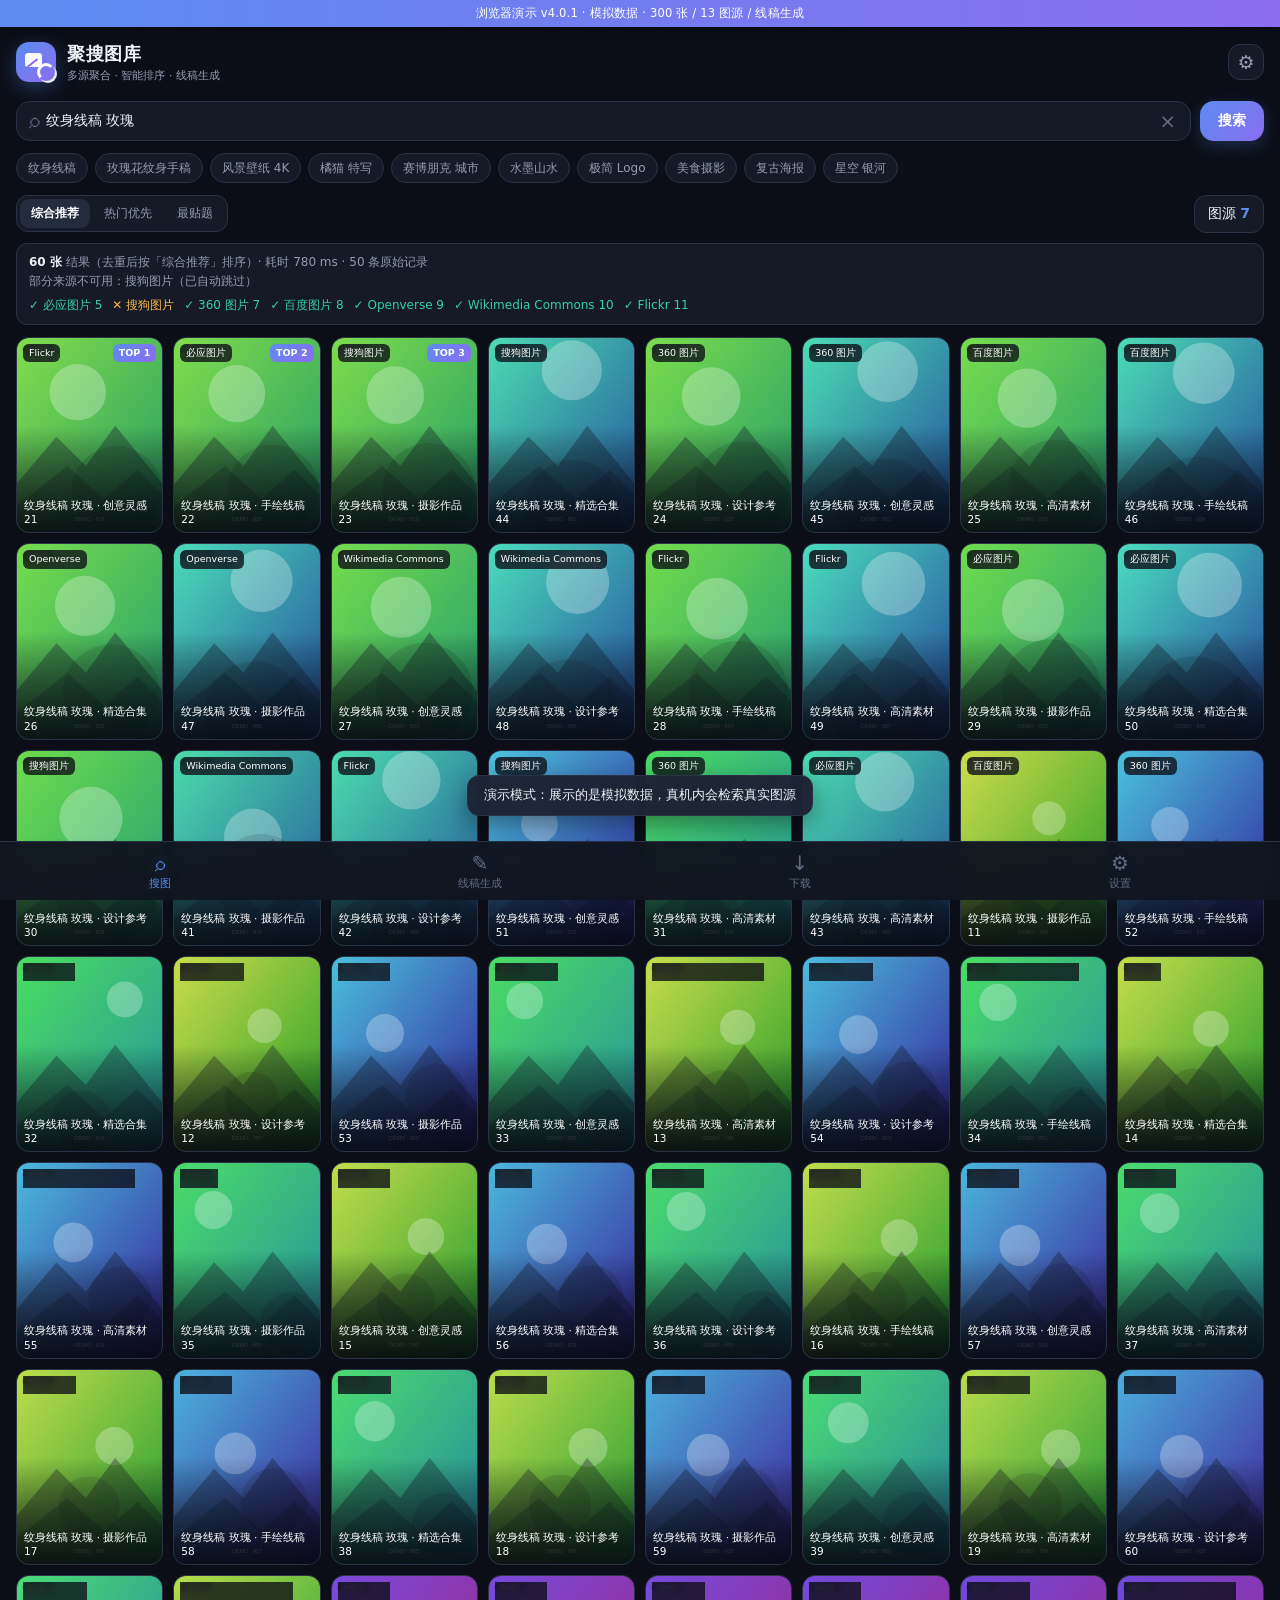
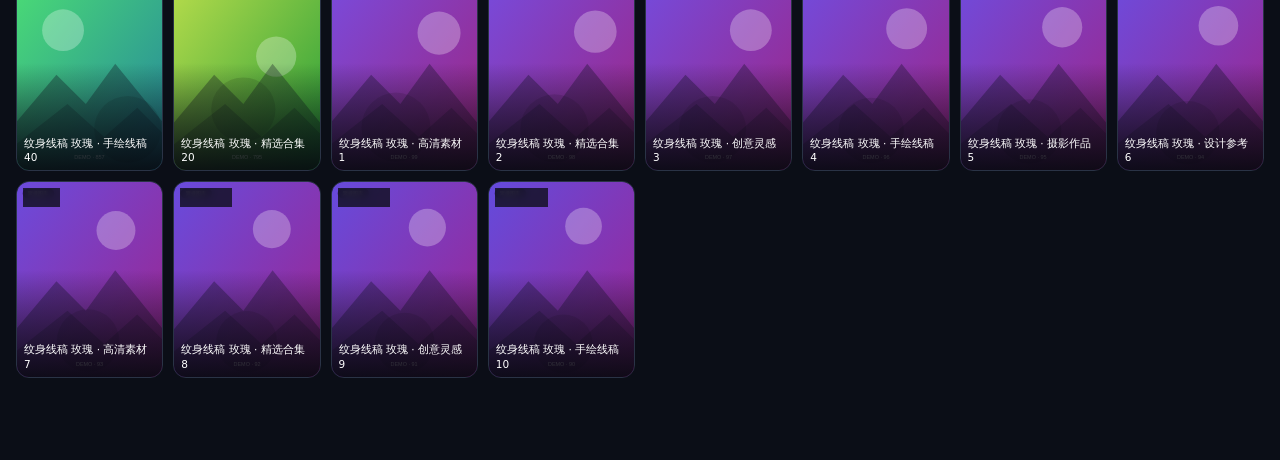
<file: preview.html>
<!DOCTYPE html>
<html lang="zh-CN">
<head>
<meta charset="utf-8">
<meta name="viewport" content="width=device-width, initial-scale=1, maximum-scale=1, user-scalable=no, viewport-fit=cover">
<meta name="theme-color" content="#0A0D14">
<title>聚搜图库 · 多源图片聚合搜索</title>
<style>
/* ============================================================
 * 聚搜图库 v4.0.1 · 统一视觉体系
 * 配色：深空蓝底 + 蓝紫渐变强调，搜索与工具页风格统一
 * ============================================================ */
:root{
  --bg:#0B0E17; --surface:#151A26; --surface2:#1D2433; --surface3:#232B3C; --line:#2A3346;
  --text:#EEF1F7; --muted:#939CB0; --dim:#626C82;
  --accent:#5B8DEF; --accent2:#8B6CF0; --ok:#35D0A5; --warn:#F5B94A;
  --grad:linear-gradient(135deg,#5B8DEF 0%,#8B6CF0 100%);
  --grad-soft:linear-gradient(135deg,rgba(91,141,239,.16),rgba(139,108,240,.16));
  --safe-b:env(safe-area-inset-bottom,0px);
  --safe-t:env(safe-area-inset-top,0px);
}
*{box-sizing:border-box;-webkit-tap-highlight-color:transparent}
html,body{margin:0;padding:0;height:100%;background:var(--bg);color:var(--text)}
body{font-family:system-ui,-apple-system,"PingFang SC","Microsoft YaHei",sans-serif;
  font-size:14px;line-height:1.5;overscroll-behavior-y:contain}
button,input,select{font-family:inherit;font-size:inherit;color:inherit}
button{cursor:pointer;border:0;background:none}
.hidden{display:none !important}
img{display:block;max-width:100%}

#app{min-height:100%;padding-bottom:calc(70px + var(--safe-b))}

/* ---------- 顶栏 ---------- */
.topbar{display:flex;align-items:center;justify-content:space-between;
  padding:calc(14px + var(--safe-t)) 16px 10px;gap:12px}
.brand{display:flex;align-items:center;gap:11px;min-width:0}
.logo{width:40px;height:40px;border-radius:13px;background:var(--grad);position:relative;flex:none;
  box-shadow:0 6px 20px rgba(91,141,239,.32)}
.logo:before{content:"";position:absolute;left:9px;top:11px;width:17px;height:14px;border-radius:3px;
  background:rgba(255,255,255,.96)}
.logo:after{content:"";position:absolute;left:21px;top:21px;width:12px;height:12px;border-radius:50%;
  border:3px solid #fff;border-right-color:transparent;border-bottom-color:transparent;
  box-shadow:2px 2px 0 0 rgba(255,255,255,.9)}
.logo span{position:absolute;left:10px;top:20px;width:13px;height:2px;background:var(--accent2);transform:rotate(-38deg)}
.brand-text h1{margin:0;font-size:18px;font-weight:700;letter-spacing:.5px}
.brand-text p{margin:1px 0 0;font-size:11px;color:var(--muted)}
.icon-btn{width:36px;height:36px;border-radius:12px;background:var(--surface);color:var(--muted);
  font-size:19px;line-height:1;display:grid;place-items:center;flex:none;border:1px solid var(--line)}
.icon-btn:active{background:var(--surface2)}

/* ---------- 搜索 ---------- */
.searchbar{display:flex;gap:9px;padding:6px 16px 4px}
.input-wrap{flex:1;display:flex;align-items:center;background:var(--surface);border:1px solid var(--line);
  border-radius:14px;padding:0 10px 0 12px;min-width:0;transition:border-color .2s}
.input-wrap:focus-within{border-color:var(--accent)}
.search-ico{color:var(--dim);font-size:21px;margin-right:6px}
.input-wrap input{flex:1;min-width:0;background:none;border:0;outline:none;padding:11px 0;font-size:14px}
.input-wrap input::placeholder{color:var(--dim)}
.clear{color:var(--dim);font-size:20px;padding:0 4px;line-height:1}
.btn-primary{background:var(--grad);color:#fff;font-weight:600;border-radius:14px;padding:0 18px;
  white-space:nowrap;box-shadow:0 5px 16px rgba(91,141,239,.24)}
.btn-primary:active{opacity:.85;transform:translateY(1px)}
.btn-ghost{background:var(--surface);border:1px solid var(--line);color:var(--text);
  border-radius:12px;padding:9px 13px;white-space:nowrap}
.btn-ghost:active{background:var(--surface2)}
.btn-outline{background:transparent;border:1px solid var(--accent);color:var(--accent);
  border-radius:12px;padding:11px 16px}
.btn-outline:active{background:var(--grad-soft)}
.btn-primary.wide,.btn-outline.wide,.btn-ghost.wide{width:100%;padding:12px 16px}
.btn-ghost.small{padding:6px 11px;font-size:12px}
.btn-primary:disabled,.btn-ghost:disabled{opacity:.4;cursor:default}

.hotwords{display:flex;gap:7px;overflow-x:auto;padding:8px 16px 2px;scrollbar-width:none}
.hotwords::-webkit-scrollbar{display:none}
.hotwords span{flex:none;background:var(--surface);border:1px solid var(--line);color:var(--muted);
  padding:5px 11px;border-radius:20px;font-size:12px}
.hotwords span:active{color:var(--text);border-color:var(--accent)}

.filter-row{display:flex;align-items:center;justify-content:space-between;gap:8px;padding:10px 16px 8px}
.sort-tabs{display:flex;gap:3px;background:var(--surface);border:1px solid var(--line);
  border-radius:12px;padding:3px;min-width:0;overflow-x:auto;scrollbar-width:none}
.sort-tabs::-webkit-scrollbar{display:none}
.sort-tabs button{padding:6px 11px;border-radius:9px;color:var(--muted);font-size:12px;white-space:nowrap}
.sort-tabs button.active{background:var(--surface3);color:#fff;font-weight:600}
#srcCount{color:var(--accent);font-weight:700}

.status{margin:2px 16px 8px;padding:9px 12px;border-radius:11px;background:var(--surface);
  border:1px solid var(--line);font-size:12px;color:var(--muted);line-height:1.6}
.status b{color:var(--text)}
.status .ok{color:var(--ok)}.status .bad{color:var(--warn)}
.status .stat-line{display:flex;flex-wrap:wrap;gap:5px 10px;margin-top:5px}

/* ---------- 网格 ---------- */
.grid{display:grid;grid-template-columns:repeat(auto-fill,minmax(104px,1fr));gap:8px;padding:4px 16px 12px}
@media(min-width:520px){.grid{grid-template-columns:repeat(auto-fill,minmax(140px,1fr));gap:10px}}
.card{position:relative;background:var(--surface);border-radius:13px;overflow:hidden;aspect-ratio:3/4;
  border:1px solid var(--line);cursor:pointer}
.card img{width:100%;height:100%;object-fit:cover;background:var(--surface2)}
.card .shade{position:absolute;inset:auto 0 0 0;height:55%;
  background:linear-gradient(transparent,rgba(6,8,14,.88));pointer-events:none}
.card .cap{position:absolute;left:7px;right:7px;bottom:6px;font-size:10.5px;line-height:1.35;
  color:#fff;display:-webkit-box;-webkit-line-clamp:2;-webkit-box-orient:vertical;overflow:hidden}
.card .src{position:absolute;left:6px;top:6px;background:rgba(12,14,22,.78);backdrop-filter:blur(4px);
  border-radius:6px;padding:2px 6px;font-size:9.5px;color:#fff}
.card .rank{position:absolute;right:6px;top:6px;background:var(--grad);border-radius:6px;
  padding:2px 6px;font-size:9.5px;color:#fff;font-weight:700}
.card .fallback{position:absolute;inset:0;display:grid;place-items:center;color:var(--dim);font-size:11px;text-align:center;padding:4px}
.card:active{transform:scale(.985)}

.loading{text-align:center;padding:52px 20px;color:var(--muted)}
.loading p{margin:12px 0 0}.loading .sub{font-size:11px;color:var(--dim);margin-top:4px}
.spinner{width:34px;height:34px;border-radius:50%;border:3px solid var(--line);
  border-top-color:var(--accent);animation:spin .8s linear infinite;margin:0 auto}
@keyframes spin{to{transform:rotate(360deg)}}
.empty{text-align:center;padding:56px 24px;color:var(--muted)}
.empty-art{font-size:46px;margin-bottom:12px;filter:grayscale(.2)}
.empty h2{font-size:17px;color:var(--text);margin:0 0 8px}
.empty h3{font-size:15px;color:var(--text);margin:0 0 6px}
.empty p{font-size:12.5px;line-height:1.7;margin:0;color:var(--dim)}
.empty.small{padding:44px 20px}

/* ---------- 底部导航（4 项） ---------- */
.tabbar{position:fixed;left:0;right:0;bottom:0;z-index:30;display:flex;
  background:rgba(17,21,32,.96);backdrop-filter:blur(14px);border-top:1px solid var(--line);
  padding-bottom:var(--safe-b)}
.tabbar button{flex:1;padding:10px 0 9px;display:flex;flex-direction:column;align-items:center;gap:3px;
  color:var(--dim);font-size:10.5px;transition:color .18s}
.tabbar button i{font-style:normal;font-size:20px;line-height:1.1}
.tabbar button.active{color:var(--accent)}
.tabbar button.active i{filter:drop-shadow(0 0 8px rgba(91,141,239,.5))}

/* ---------- 子页面 ---------- */
.page{position:fixed;inset:0;z-index:20;background:var(--bg);overflow-y:auto;
  padding:calc(16px + var(--safe-t)) 16px calc(84px + var(--safe-b));overscroll-behavior:contain}
.page-head{margin-bottom:16px}
.page-head h2{margin:0;font-size:21px;font-weight:700;
  background:var(--grad);-webkit-background-clip:text;background-clip:text;-webkit-text-fill-color:transparent}
.page-head p{margin:5px 0 0;font-size:12px;color:var(--muted);line-height:1.6}
.panel{background:var(--surface);border:1px solid var(--line);border-radius:16px;
  margin-bottom:14px;overflow:hidden}
.panel-title{padding:13px 15px;font-weight:600;font-size:13.5px;border-bottom:1px solid var(--line);
  display:flex;justify-content:space-between;align-items:center}
.panel-title span{font-size:11px;color:var(--muted);font-weight:400}
.panel-title .optional{background:var(--surface2);border-radius:5px;padding:1px 6px}
.panel-body{padding:14px 15px}
.field{margin-bottom:16px}
.field:last-child{margin-bottom:0}
.field>label{display:block;font-size:12.5px;color:var(--muted);margin-bottom:8px}
.field>label b{color:var(--accent);font-weight:700}
.field small{display:block;color:var(--dim);font-size:11px;margin-top:6px;line-height:1.5}
.field.row{display:flex;align-items:center;justify-content:space-between}
.field.row>label{margin:0}
.field-note{display:block;color:var(--dim);font-size:11px;margin:-8px 0 14px;line-height:1.5}
.field input[type=text],.field input[type=password],.field select{width:100%;background:var(--bg);
  border:1px solid var(--line);border-radius:10px;padding:10px 11px;outline:none;font-size:13px}
.field input:focus,.field select:focus{border-color:var(--accent)}
.field select{appearance:none}
input[type=range]{width:100%;height:5px;border-radius:5px;background:var(--line);appearance:none;outline:none;margin:6px 0}
input[type=range]::-webkit-slider-thumb{appearance:none;width:19px;height:19px;border-radius:50%;
  background:var(--grad);box-shadow:0 0 0 4px rgba(91,141,239,.18),0 2px 6px rgba(0,0,0,.4);border:2px solid #fff}
.seg{display:flex;gap:4px;background:var(--bg);border:1px solid var(--line);border-radius:10px;padding:3px}
.seg button{flex:1;padding:8px;border-radius:8px;color:var(--muted);font-size:12.5px}
.seg button.active{background:var(--grad);color:#fff;font-weight:600}
.switch{position:relative;width:44px;height:25px;flex:none}
.switch input{opacity:0;width:0;height:0;position:absolute}
.switch span{position:absolute;inset:0;background:var(--line);border-radius:20px;transition:.2s}
.switch span:before{content:"";position:absolute;width:19px;height:19px;left:3px;top:3px;
  background:#fff;border-radius:50%;transition:.2s}
.switch input:checked+span{background:var(--grad)}
.switch input:checked+span:before{transform:translateX(19px)}
.note{font-size:11.5px;color:var(--dim);line-height:1.65;margin:0 0 14px}
.dir-card{background:var(--bg);border:1px solid var(--line);border-radius:11px;padding:11px 12px;margin-bottom:12px}
.dir-card span{display:block;font-size:11px;color:var(--dim);margin-bottom:3px}
.dir-card b{font-size:12.5px;word-break:break-all}
.about-row{display:flex;justify-content:space-between;padding:8px 0;border-bottom:1px solid var(--line);font-size:12.5px}
.about-row:last-of-type{border-bottom:0}
.about-row span{color:var(--muted)}
.hint{font-size:11px;color:var(--dim);text-align:center;line-height:1.6;margin-top:14px}

/* ---------- 步骤指示 ---------- */
.steps{display:flex;align-items:center;justify-content:center;margin:0 0 15px}
.step{display:flex;flex-direction:column;align-items:center;gap:4px;color:var(--dim);font-size:10.5px;flex:none;transition:color .2s}
.step b{width:26px;height:26px;border-radius:50%;display:grid;place-items:center;font-size:12px;
  background:var(--surface);border:1px solid var(--line);transition:.2s}
.step.active{color:var(--accent)}
.step.active b{background:var(--grad);color:#fff;border-color:transparent;box-shadow:0 3px 10px rgba(91,141,239,.35)}
.step.done{color:var(--ok)}
.step.done b{background:rgba(53,208,165,.15);border-color:var(--ok);color:var(--ok)}
.step-line{width:44px;height:1px;background:var(--line);margin:0 6px;align-self:flex-start;margin-top:13px}

/* ---------- 线稿预览舞台 ---------- */
.la-stage{position:sticky;top:-8px;z-index:15;background:
    linear-gradient(45deg,rgba(255,255,255,.035) 25%,transparent 25%,transparent 75%,rgba(255,255,255,.035) 75%),
    linear-gradient(45deg,rgba(255,255,255,.035) 25%,transparent 25%,transparent 75%,rgba(255,255,255,.035) 75%),
    var(--surface);
    background-position:0 0,10px 10px;background-size:20px 20px;
    border:1px solid var(--line);border-radius:18px;overflow:hidden;aspect-ratio:1/1;max-height:46vh;margin:0 auto 12px;
    transition:width .28s ease,height .28s ease,max-height .28s ease,margin .28s ease,border-radius .28s ease,box-shadow .28s ease}
/* 向下滚动设置时：预览缩为吸顶缩略图，始终可见 */
.la-stage.la-compact{width:120px;height:120px;max-height:none;aspect-ratio:1/1;
    margin:0 auto 8px;border-radius:15px;box-shadow:0 10px 28px rgba(0,0,0,.55)}
.la-stage.la-compact .stage-hint{display:none}
.la-stage.la-compact .stage-placeholder h3,
.la-stage.la-compact .stage-placeholder p{display:none}
.stage-inner{position:absolute;inset:0;display:grid;place-items:center;overflow:hidden}
.stage-inner>img{width:100%;height:100%;object-fit:contain}
.stage-placeholder{text-align:center;color:var(--muted);padding:20px}
.ph-icon{font-size:42px;margin-bottom:10px;
  background:var(--grad-soft);border:1px solid var(--line);width:72px;height:72px;border-radius:20px;
  display:grid;place-items:center;margin:0 auto 12px;color:var(--accent)}
.stage-placeholder h3{margin:0 0 6px;font-size:15px;color:var(--text)}
.stage-placeholder p{margin:0;font-size:11.5px;color:var(--dim)}
.compare{position:absolute;inset:0;overflow:hidden}
.compare img{position:absolute;inset:0;width:100%;height:100%;object-fit:contain}
#laCompareB{clip-path:inset(0 0 0 50%)}
.compare-line{position:absolute;top:0;bottom:0;left:50%;width:2px;background:#fff;
  box-shadow:0 0 8px rgba(0,0,0,.6);transform:translateX(-1px);pointer-events:none}
.compare-line span{position:absolute;top:50%;left:50%;transform:translate(-50%,-50%);
  width:36px;height:36px;border-radius:50%;background:#fff;color:#111;display:grid;place-items:center;
  font-size:17px;font-weight:700;pointer-events:auto;box-shadow:0 2px 10px rgba(0,0,0,.5)}
.stage-badge{position:absolute;top:9px;right:9px;background:rgba(11,14,23,.82);border:1px solid var(--line);
  border-radius:7px;padding:3px 9px;font-size:11px;color:var(--muted)}
.stage-hint{position:absolute;bottom:8px;left:50%;transform:translateX(-50%);
  background:rgba(11,14,23,.82);border:1px solid var(--line);border-radius:7px;padding:3px 9px;
  font-size:10px;color:var(--muted);white-space:nowrap}
.view-modes{display:flex;gap:5px;background:var(--surface);border:1px solid var(--line);
  border-radius:12px;padding:3px;margin-bottom:12px}
.view-modes button{flex:1;padding:8px;border-radius:9px;color:var(--muted);font-size:12.5px;transition:.18s}
.view-modes button.active{background:var(--grad);color:#fff;font-weight:600}
.la-actions{display:flex;gap:9px;margin-bottom:14px}
.la-actions button{flex:1;padding:12px}
.la-actions.bottom{margin-top:14px}

/* ---------- 五种模式网格 ---------- */
.mode-grid{display:grid;grid-template-columns:repeat(2,1fr);gap:8px}
.mode-grid button{text-align:left;background:var(--bg);border:1px solid var(--line);
  border-radius:12px;padding:11px 12px;transition:.18s}
.mode-grid button b{display:block;font-size:13px;margin-bottom:3px;color:var(--text)}
.mode-grid button small{display:block;font-size:10.5px;color:var(--dim);line-height:1.4}
.mode-grid button:nth-child(5){grid-column:1/-1}
.mode-grid button.active{background:var(--grad-soft);border-color:var(--accent)}
.mode-grid button.active b{color:var(--accent)}

/* ---------- 裁剪选区层 ---------- */
.crop-layer{position:fixed;inset:0;z-index:60;background:var(--bg);display:flex;flex-direction:column}
.crop-top{display:flex;align-items:center;justify-content:space-between;
  padding:calc(10px + var(--safe-t)) 14px 8px;font-size:12.5px;color:var(--muted)}
.crop-text{color:var(--accent);font-size:12.5px;padding:8px}
.crop-canvas-wrap{flex:1;min-height:0;position:relative;display:grid;place-items:center;overflow:hidden;padding:0 12px}
#cropCanvas{max-width:100%;max-height:100%;touch-action:none}
.crop-box{position:absolute;border:2px solid var(--accent);
  box-shadow:0 0 0 9999px rgba(4,6,12,.62);touch-action:none}
.crop-box .h{position:absolute;width:20px;height:20px;background:#fff;border:2px solid var(--accent);border-radius:4px}
.crop-box .h.tl{left:-11px;top:-11px;cursor:nwse-resize}
.crop-box .h.tr{right:-11px;top:-11px;cursor:nesw-resize}
.crop-box .h.bl{left:-11px;bottom:-11px;cursor:nesw-resize}
.crop-box .h.br{right:-11px;bottom:-11px;cursor:nwse-resize}
.crop-box .third{position:absolute;background:rgba(255,255,255,.32);pointer-events:none}
.crop-box .third.v1,.crop-box .third.v2{top:0;bottom:0;width:1px}
.crop-box .third.v1{left:33.33%}.crop-box .third.v2{left:66.66%}
.crop-box .third.h1,.crop-box .third.h2{left:0;right:0;height:1px}
.crop-box .third.h1{top:33.33%}.crop-box .third.h2{top:66.66%}
.crop-bottom{display:flex;gap:10px;padding:12px 16px calc(16px + var(--safe-b))}
.crop-bottom button{flex:1;padding:13px}

/* ---------- 下载记录 ---------- */
.dl-list{display:flex;flex-direction:column;gap:9px;margin-bottom:14px}
.dl-item{display:flex;gap:11px;align-items:center;background:var(--surface);
  border:1px solid var(--line);border-radius:12px;padding:9px}
.dl-item img{width:52px;height:52px;border-radius:9px;object-fit:cover;background:var(--surface2);flex:none}
.dl-item>div{min-width:0;flex:1}
.dl-item b{display:block;font-size:12.5px;white-space:nowrap;overflow:hidden;text-overflow:ellipsis}
.dl-item small{display:block;color:var(--dim);font-size:10.5px;margin-top:3px;
  white-space:nowrap;overflow:hidden;text-overflow:ellipsis}

/* ---------- 抽屉 ---------- */
.sheet-mask{position:fixed;inset:0;background:rgba(0,0,0,.6);z-index:40}
.sheet{position:fixed;left:0;right:0;bottom:0;z-index:41;background:var(--surface);
  border-radius:20px 20px 0 0;border-top:1px solid var(--line);
  padding:8px 16px calc(20px + var(--safe-b));max-height:82vh;overflow-y:auto}
.sheet-handle{width:36px;height:4px;background:var(--line);border-radius:4px;margin:0 auto 12px}
.sheet-head{display:flex;align-items:center;justify-content:space-between}
.sheet-head h3{margin:0;font-size:16px}
.sheet-note{font-size:11.5px;color:var(--dim);line-height:1.6;margin:8px 0 12px}
.sheet-quick{display:flex;gap:8px;margin-bottom:12px}
.sheet-quick button{flex:1;background:var(--bg);border:1px solid var(--line);
  border-radius:10px;padding:9px;font-size:12px;color:var(--muted)}
.source-list{display:flex;flex-direction:column;gap:7px;margin-bottom:14px}
.src-row{display:flex;align-items:center;gap:10px;background:var(--bg);border:1px solid var(--line);
  border-radius:11px;padding:10px 11px}
.src-row>div{flex:1;min-width:0}
.src-row b{display:block;font-size:12.5px}
.src-row small{color:var(--dim);font-size:10.5px}
.src-row .pill{font-size:9.5px;padding:2px 6px;border-radius:5px;background:var(--surface2);color:var(--muted)}
.src-row .pill.key{background:rgba(245,185,74,.15);color:var(--warn)}
.src-row input[type=checkbox]{appearance:none;width:20px;height:20px;border:2px solid var(--line);
  border-radius:6px;flex:none;position:relative}
.src-row input[type=checkbox]:checked{background:var(--accent);border-color:var(--accent)}
.src-row input[type=checkbox]:checked:after{content:"✓";position:absolute;inset:0;display:grid;
  place-items:center;color:#fff;font-size:13px;font-weight:700}

/* ---------- 查看器 ---------- */
.viewer{position:fixed;inset:0;z-index:50;background:#070910;display:flex;flex-direction:column}
.viewer-top{display:flex;align-items:center;justify-content:space-between;
  padding:calc(10px + var(--safe-t)) 14px 6px}
.viewer-top .icon-btn{background:rgba(255,255,255,.08);color:#fff}
.viewer-count{font-size:12.5px;color:var(--muted)}
.viewer-count b{color:#fff;font-size:15px}
.viewer-body{flex:1;min-height:0;display:grid;place-items:center;overflow:hidden;position:relative}
.viewer-body img{max-width:100%;max-height:100%;object-fit:contain;transition:transform .2s;
  touch-action:pan-x pan-y}
.viewer-body img.zoomed{transform:scale(2)}
.nav-arrow{position:absolute;top:50%;transform:translateY(-50%);width:38px;height:56px;
  border-radius:10px;background:rgba(255,255,255,.09);color:#fff;font-size:26px;z-index:2}
.nav-arrow.prev{left:6px}.nav-arrow.next{right:6px}
.viewer-info{padding:12px 16px calc(16px + var(--safe-b));background:rgba(17,21,32,.96);
  border-top:1px solid var(--line)}
.viewer-info h3{margin:0 0 7px;font-size:13.5px;font-weight:600;white-space:nowrap;
  overflow:hidden;text-overflow:ellipsis}
.v-meta{display:flex;flex-wrap:wrap;gap:8px;align-items:center;font-size:11px;color:var(--dim)}
.tag{background:rgba(91,141,239,.18);color:#A9C4FF;border-radius:5px;padding:2px 7px;font-size:10.5px}
.score-row{display:flex;gap:16px;margin:10px 0 12px;font-size:11px;color:var(--muted)}
.score-row b{color:var(--accent);font-size:13px}
.viewer-actions{display:flex;gap:8px;flex-wrap:wrap}
.viewer-actions button{padding:11px 8px;font-size:12.5px;flex:1 1 44%}
.viewer-actions .btn-primary{flex:1 1 100%}

/* ---------- toast / busy ---------- */
.toast{position:fixed;left:50%;bottom:calc(84px + var(--safe-b));transform:translateX(-50%) translateY(10px);
  background:rgba(29,36,51,.98);border:1px solid var(--line);color:var(--text);
  padding:10px 16px;border-radius:12px;font-size:12.5px;z-index:80;opacity:0;pointer-events:none;
  transition:.25s;max-width:84vw;text-align:center;box-shadow:0 8px 24px rgba(0,0,0,.4)}
.toast.show{opacity:1;transform:translateX(-50%) translateY(0)}
.busy{position:fixed;inset:0;z-index:90;background:rgba(6,8,14,.72);display:flex;
  flex-direction:column;align-items:center;justify-content:center;gap:14px;font-size:12.5px;color:var(--muted)}
.busy .spinner{width:40px;height:40px}

</style>

<style>
.demo-banner{position:fixed;top:0;left:0;right:0;z-index:100;
  background:linear-gradient(90deg,#5B8DEF,#8B6CF0);color:#fff;font-size:11.5px;
  text-align:center;padding:5px 10px;letter-spacing:.2px;box-shadow:0 2px 10px rgba(0,0,0,.35)}
body{padding-top:26px}
.page{padding-top:calc(42px + var(--safe-t))}
.crop-layer{padding-top:26px}
.viewer{top:26px}
</style>
</head>
<body>

<div id="app">
  <header class="topbar">
    <div class="brand">
      <div class="logo"><span></span></div>
      <div class="brand-text"><h1>聚搜图库</h1><p>多源聚合 · 智能排序 · 线稿生成</p></div>
    </div>
    <button id="btnTopSettings" class="icon-btn" aria-label="设置">⚙</button>
  </header>

  <section class="searchbar">
    <div class="input-wrap">
      <span class="search-ico">⌕</span>
      <input id="q" type="search" enterkeyhint="search" autocomplete="off"
             placeholder="描述你想要的图片，例如：纹身线稿 玫瑰">
      <button id="btnClear" class="clear" aria-label="清空">×</button>
    </div>
    <button id="btnSearch" class="btn-primary">搜索</button>
  </section>

  <div class="hotwords" id="hotWords"></div>

  <div class="filter-row">
    <div class="sort-tabs" id="sortTabs">
      <button data-sort="score" class="active">综合推荐</button>
      <button data-sort="popularity">热门优先</button>
      <button data-sort="relevance">最贴题</button>
    </div>
    <button id="btnSources" class="btn-ghost">图源 <b id="srcCount">0</b></button>
  </div>

  <div id="status" class="status hidden"></div>

  <main id="grid" class="grid"></main>

  <div id="loading" class="loading hidden">
    <div class="spinner"></div><p>正在从各大搜索引擎与图库聚合图片…</p>
    <p class="sub">并发请求 · 去重 · 按相关度与热度排序</p>
  </div>

  <div id="empty" class="empty">
    <div class="empty-art">⌕</div>
    <h2>输入内容，开始聚合搜图</h2>
    <p>一次搜索同时检索必应、搜狗、360、百度、Openverse 等 13 个来源，<br>最多聚合 300 张，按「热门 + 贴题」排序展示。</p>
  </div>
</div>

<!-- 导航栏放在 #app 之外：切换子页面时 #app 整体隐藏，导航仍保持可见 -->
<nav class="tabbar" id="tabbar">
  <button data-tab="search" class="active"><i>⌕</i><span>搜图</span></button>
  <button data-tab="lineart"><i>✎</i><span>线稿生成</span></button>
  <button data-tab="downloads"><i>↓</i><span>下载</span></button>
  <button data-tab="settings"><i>⚙</i><span>设置</span></button>
</nav>

<!-- ============ 线稿生成工作台（复刻「线稿生成 LineArt Generator」） ============ -->
<section id="pageLineart" class="page hidden">
  <div class="page-head">
    <h2>线稿生成</h2>
    <p>照片一键转纹身级线描底稿 · 纯白底色 · 同尺寸对比 · 完全离线</p>
  </div>

  <!-- 步骤指示 -->
  <div class="steps" id="laSteps">
    <div class="step active" data-step="1"><b>1</b><span>选图</span></div>
    <div class="step-line"></div>
    <div class="step" data-step="2"><b>2</b><span>裁剪</span></div>
    <div class="step-line"></div>
    <div class="step" data-step="3"><b>3</b><span>生成</span></div>
  </div>

  <!-- 预览舞台：原图 / 线稿 / 同尺寸拖动对比 -->
  <div class="la-stage" id="laStage">
    <div class="stage-inner">
      <img id="laOriginal" alt="原图">
      <img id="laResult" class="hidden" alt="线稿">
      <div id="laCompare" class="compare hidden">
        <img id="laCompareA" alt="原图对比">
        <img id="laCompareB" alt="线稿对比">
        <div class="compare-line" id="laCompareLine"><span>⇆</span></div>
      </div>
      <div class="stage-placeholder" id="laPlaceholder">
        <div class="ph-icon">✎</div>
        <h3>选择一张图片开始</h3>
        <p>支持相册图片，也可把搜到的图片一键送入</p>
      </div>
    </div>
    <div class="stage-badge hidden" id="laBadge">线稿</div>
    <div class="stage-hint hidden" id="laHint">长按看原图 · 拖动分割线对比</div>
  </div>

  <div class="view-modes" id="laModes">
    <button data-mode="original">原图</button>
    <button data-mode="result" class="active">线稿</button>
    <button data-mode="compare">对比</button>
  </div>

  <div class="la-actions">
    <button id="btnLaPick" class="btn-primary">选择图片</button>
    <button id="btnFromSearchLa" class="btn-ghost">从搜索结果选</button>
    <button id="btnLaCrop" class="btn-ghost" disabled>裁剪选区</button>
  </div>

  <!-- 五种线稿模式 -->
  <div class="panel">
    <div class="panel-title">线稿模式 <span>切换自动载入推荐参数</span></div>
    <div class="panel-body">
      <div class="mode-grid" id="laModes5">
        <button data-v="0"><b>精细白描</b><small>细线·高细节·闭合轮廓</small></button>
        <button data-v="1" class="active"><b>标准线稿</b><small>均衡干净·首选推荐</small></button>
        <button data-v="2"><b>粗犷轮廓</b><small>粗线·忽略细节·剪影</small></button>
        <button data-v="3"><b>素描排线</b><small>XDoG·明暗排线质感</small></button>
        <button data-v="4"><b>黑白块面</b><small>自适应阈值·剪影块面</small></button>
      </div>
    </div>
  </div>

  <!-- 调节参数 -->
  <div class="panel">
    <div class="panel-title">调节参数 <span>滑动实时预览</span></div>
    <div class="panel-body">
      <div class="field">
        <label>细节保留 <b id="laDetailVal">55</b></label>
        <input type="range" id="laDetail" min="1" max="100" value="55">
        <small>越高保留越多细节，背景纹理也会变多；越低越平滑</small>
      </div>
      <div class="field">
        <label>线条粗细 <b id="laThickVal">1</b></label>
        <input type="range" id="laThick" min="0" max="5" value="1">
        <small>控制线条加粗程度，0 为最细</small>
      </div>
      <div class="field">
        <label>线条浓度 <b id="laInkVal">50</b></label>
        <input type="range" id="laInk" min="1" max="100" value="50">
        <small>越高线条越多越浓，越低只保留强边缘</small>
      </div>
      <div class="field">
        <label>背景净化 <b id="laCleanVal">50</b></label>
        <input type="range" id="laClean" min="0" max="100" value="50">
        <small>删除孤立小杂点、碎屑噪声，让底色更干净</small>
      </div>
      <div class="field row"><label>暗背景抑制</label>
        <label class="switch"><input type="checkbox" id="laDarkBg"><span></span></label></div>
      <small class="field-note">暗背景照片（主体亮、背景暗）建议开启，可去除背景杂线</small>
      <div class="field row"><label>反色输出（白线黑底）</label>
        <label class="switch"><input type="checkbox" id="laInvert"><span></span></label></div>
      <button id="btnLaRegen" class="btn-outline wide">重新生成线稿</button>
    </div>
  </div>

  <div class="la-actions bottom">
    <button id="btnLaSave" class="btn-primary">保存线稿 PNG</button>
    <button id="btnLaShare" class="btn-ghost">分享</button>
  </div>
  <div id="laStatus" class="hint">算法移植自开源项目「线稿生成」（MIT）；全部本机计算，图片不上传。</div>
</section>

<!-- ============ 裁剪选区覆盖层 ============ -->
<div id="cropLayer" class="crop-layer hidden">
  <div class="crop-top">
    <button id="btnCropCancel" class="icon-btn">×</button>
    <span>裁剪选区 · 拖动四角手柄</span>
    <button id="btnCropReset" class="crop-text">重置</button>
  </div>
  <div class="crop-canvas-wrap" id="cropWrap">
    <canvas id="cropCanvas"></canvas>
    <div id="cropBox" class="crop-box">
      <i class="h tl"></i><i class="h tr"></i><i class="h bl"></i><i class="h br"></i>
      <div class="third v1"></div><div class="third v2"></div>
      <div class="third h1"></div><div class="third h2"></div>
    </div>
  </div>
  <div class="crop-bottom">
    <button id="btnCropWhole" class="btn-ghost">使用整张图</button>
    <button id="btnCropConfirm" class="btn-primary">确定选区</button>
  </div>
</div>

<!-- ============ 下载记录 ============ -->
<section id="pageDownloads" class="page hidden">
  <div class="page-head"><h2>下载记录</h2><p>保存位置由「设置 → 下载目录」决定</p></div>
  <div class="dir-card"><span>当前目录</span><b id="dlDirLabel">系统下载 / 聚搜图库</b></div>
  <div id="dlList" class="dl-list"></div>
  <div id="dlEmpty" class="empty small"><div class="empty-art">↓</div><h3>还没有下载记录</h3><p>在查看器里点「下载图片」即可保存</p></div>
  <button id="btnClearDl" class="btn-outline wide">清空记录</button>
</section>

<!-- ============ 设置 ============ -->
<section id="pageSettings" class="page hidden">
  <div class="page-head"><h2>设置</h2><p>下载目录、图源与排序偏好</p></div>

  <div class="panel">
    <div class="panel-title">下载目录</div>
    <div class="panel-body">
      <div class="dir-card"><span>当前保存位置</span><b id="setDirLabel">系统下载 / 聚搜图库</b></div>
      <div class="la-actions">
        <button id="btnChooseDir" class="btn-primary">选择自定义目录</button>
        <button id="btnResetDir" class="btn-ghost">恢复默认</button>
      </div>
      <div class="field">
        <label>子文件夹名称（自定义目录内）</label>
        <input type="text" id="setSubdir" placeholder="聚搜图库">
        <small>留空表示直接保存到所选目录</small>
      </div>
    </div>
  </div>

  <div class="panel">
    <div class="panel-title">搜索偏好</div>
    <div class="panel-body">
      <div class="field">
        <label>最多展示图片 <b id="setLimitVal">300</b> 张</label>
        <input type="range" id="setLimit" min="10" max="300" step="10" value="300">
        <small>上限 300 张；数值越大抓取与渲染耗时略增</small>
      </div>
      <div class="field">
        <label>默认排序</label>
        <select id="setSort">
          <option value="score">综合推荐</option>
          <option value="popularity">热门优先</option>
          <option value="relevance">最贴题</option>
        </select>
      </div>
      <div class="field row">
        <label>安全搜索（过滤成人内容）</label>
        <label class="switch"><input type="checkbox" id="setSafe" checked><span></span></label>
      </div>
      <div class="field row">
        <label>图片来源 <b id="setSrcCount">0</b> 个</label>
        <button id="btnSources2" class="btn-ghost small">配置 →</button>
      </div>
    </div>
  </div>

  <div class="panel">
    <div class="panel-title">商业图库 API Key <span class="optional">可选</span></div>
    <div class="panel-body">
      <p class="note">填入后自动启用对应图库。Pixabay 会返回浏览量/下载数，热门排序更准确。Key 只保存在本机。</p>
      <div class="field"><label>Pixabay API Key</label><input type="password" id="keyPixabay" placeholder="留空表示不修改"></div>
      <div class="field"><label>Pexels API Key</label><input type="password" id="keyPexels" placeholder="留空表示不修改"></div>
      <div class="field"><label>Unsplash Access Key</label><input type="password" id="keyUnsplash" placeholder="留空表示不修改"></div>
      <button id="btnSaveSettings" class="btn-primary wide">保存设置</button>
    </div>
  </div>

  <div class="panel">
    <div class="panel-title">关于</div>
    <div class="panel-body">
      <div class="about-row"><span>版本</span><b>4.0.1</b></div>
      <div class="about-row"><span>开源协议</span><b>MIT</b></div>
      <div class="about-row"><span>内置线稿引擎</span><b>线稿生成 LineArt Generator (MIT)</b></div>
      <p class="note">聚合结果来自第三方公开搜索服务，版权归原作者所有。请遵守各站点的使用条款与授权要求，勿用于商业侵权用途。</p>
      <button id="btnClearCache" class="btn-outline wide">清除图片缓存</button>
    </div>
  </div>
</section>

<!-- ============ 图源选择抽屉 ============ -->
<div id="sheetMask" class="sheet-mask hidden"></div>
<div id="sheetSources" class="sheet hidden">
  <div class="sheet-handle"></div>
  <div class="sheet-head"><h3>选择图片来源</h3><button id="btnCloseSheet" class="icon-btn">×</button></div>
  <p class="sheet-note">并发检索，单个来源失败不影响其它来源。标记「Key」的来源需在设置里填写 API Key。</p>
  <div class="sheet-quick"><button id="btnAllSources">全选可用</button><button id="btnDefaultSources">恢复默认</button></div>
  <div id="sourceList" class="source-list"></div>
  <button id="btnApplySources" class="btn-primary wide">应用</button>
</div>

<!-- ============ 大图查看器 ============ -->
<div id="viewer" class="viewer hidden">
  <div class="viewer-top">
    <button id="btnViewerClose" class="icon-btn">×</button>
    <div class="viewer-count"><b id="vIndex">1</b> / <span id="vTotal">0</span></div>
    <button id="btnViewerMore" class="icon-btn">⋯</button>
  </div>
  <div class="viewer-body" id="vBody"><img id="vImage" alt="大图"></div>
  <button id="vPrev" class="nav-arrow prev">‹</button>
  <button id="vNext" class="nav-arrow next">›</button>
  <div class="viewer-info">
    <h3 id="vTitle">—</h3>
    <div class="v-meta"><span id="vSource" class="tag">—</span><span id="vSize"></span><span id="vLicense"></span></div>
    <div class="score-row">
      <span>贴题 <b id="vRel">–</b></span><span>热门 <b id="vHot">–</b></span><span>综合 <b id="vScore">–</b></span>
    </div>
    <div class="viewer-actions">
      <button id="btnVDownload" class="btn-primary">↓ 下载图片</button>
      <button id="btnVLineart" class="btn-ghost">✎ 送入线稿生成</button>
      <button id="btnVOpen" class="btn-ghost">↗ 来源</button>
    </div>
  </div>
</div>

<div id="toast" class="toast"></div>
<div id="busy" class="busy hidden"><div class="spinner"></div><span id="busyText">处理中…</span></div>

<div class="demo-banner">浏览器演示 v4.0.1 · 模拟数据 · 300 张 / 13 图源 / 线稿生成</div>
<script>window.JUSOU_DEMO = true;</script>
<script>
/* 聚搜图库 · 前端逻辑 v4.0.1
 * 页面与 /api 同源（App 内本地服务），浏览器预览时走 JUSOU_DEMO 演示数据。
 * 线稿生成功能复刻自开源项目「线稿生成 LineArt Generator」(MIT)。
 */
(function () {
  'use strict';

  var DEMO = !!window.JUSOU_DEMO;
  var $ = function (s) { return document.querySelector(s); };
  var $$ = function (s) { return Array.prototype.slice.call(document.querySelectorAll(s)); };
  var Native = (function () { try { return window.Android || {}; } catch (e) { return {}; } })();

  function native(name) {
    var args = Array.prototype.slice.call(arguments, 1);
    if (Native[name]) return Native[name].apply(Native, args);
    toast('该能力需要在聚搜图库 App 内使用');
    return null;
  }

  // ---------------------------------------------------------------- API 层
  function apiGet(path) {
    if (DEMO) return Promise.resolve(demoGet(path));
    return fetch(path).then(function (r) {
      if (!r.ok) throw new Error('HTTP ' + r.status);
      return r.json();
    });
  }
  function apiPost(path, body) {
    if (DEMO) return Promise.resolve(demoPost(path, body));
    return fetch(path, {
      method: 'POST', headers: { 'Content-Type': 'application/json' },
      body: JSON.stringify(body)
    }).then(function (r) {
      if (!r.ok) throw new Error('HTTP ' + r.status);
      return r.json();
    });
  }
  function imgUrl(u, ref) {
    if (!u) return '';
    if (DEMO) return demoSvg(u);
    return '/api/img?u=' + encodeURIComponent(u) + (ref ? '&ref=' + encodeURIComponent(ref) : '');
  }

  // ---------------------------------------------------------------- 演示数据
  var HOT = ['纹身线稿', '玫瑰花纹身手稿', '风景壁纸 4K', '橘猫 特写', '赛博朋克 城市',
    '水墨山水', '极简 Logo', '美食摄影', '复古海报', '星空 银河'];
  var SRC_NAMES = ['必应图片', '搜狗图片', '360 图片', '百度图片', 'Openverse', 'Wikimedia Commons', 'Flickr'];
  var SRC_KEYS = ['bing', 'sogou', 'so360', 'baidu', 'openverse', 'wikimedia', 'flickr'];
  var DEMO_SOURCES = [
    { key: 'bing', name: '必应图片', kind: 'engine', needsKey: false },
    { key: 'sogou', name: '搜狗图片', kind: 'engine', needsKey: false },
    { key: 'so360', name: '360 图片', kind: 'engine', needsKey: false },
    { key: 'baidu', name: '百度图片', kind: 'engine', needsKey: false },
    { key: 'duckduckgo', name: 'DuckDuckGo', kind: 'engine', needsKey: false },
    { key: 'google', name: 'Google 图片', kind: 'engine', needsKey: false },
    { key: 'openverse', name: 'Openverse', kind: 'library', needsKey: false },
    { key: 'wikimedia', name: 'Wikimedia Commons', kind: 'library', needsKey: false },
    { key: 'flickr', name: 'Flickr', kind: 'library', needsKey: false },
    { key: 'nasa', name: 'NASA 图库', kind: 'library', needsKey: false },
    { key: 'pixabay', name: 'Pixabay', kind: 'library', needsKey: true },
    { key: 'pexels', name: 'Pexels', kind: 'library', needsKey: true },
    { key: 'unsplash', name: 'Unsplash', kind: 'library', needsKey: true }
  ];

  function hashCode(s) {
    var h = 0;
    for (var i = 0; i < s.length; i++) h = (h * 31 + s.charCodeAt(i)) | 0;
    return Math.abs(h);
  }
  /** 生成一张有真实视觉内容的 SVG 占位图（演示/加载失败时使用）。 */
  function demoSvg(seed) {
    var h = hashCode(String(seed));
    var hue = h % 360, hue2 = (hue + 55) % 360;
    var r = 40 + (h % 60), cx = 25 + (h % 50), cy = 20 + (h % 40);
    var svg = '<svg xmlns="http://www.w3.org/2000/svg" width="400" height="530" viewBox="0 0 400 530">'
      + '<defs><linearGradient id="g" x1="0" y1="0" x2="1" y2="1">'
      + '<stop offset="0" stop-color="hsl(' + hue + ',68%,58%)"/>'
      + '<stop offset="1" stop-color="hsl(' + hue2 + ',62%,38%)"/></linearGradient></defs>'
      + '<rect width="400" height="530" fill="url(#g)"/>'
      + '<circle cx="' + (cx * 4) + '" cy="' + (cy * 4) + '" r="' + r + '" fill="rgba(255,255,255,.28)"/>'
      + '<circle cx="' + (400 - cx * 3) + '" cy="' + (530 - cy * 3) + '" r="' + (r * 1.6) + '" fill="rgba(0,0,0,.12)"/>'
      + '<path d="M0 400 L110 270 L190 350 L270 240 L400 400 L400 530 L0 530 Z" fill="rgba(10,14,30,.32)"/>'
      + '<path d="M0 460 L140 350 L240 440 L330 360 L400 430 L400 530 L0 530 Z" fill="rgba(10,14,30,.22)"/>'
      + '<rect x="18" y="18" width="86" height="26" rx="13" fill="rgba(0,0,0,.35)"/>'
      + '<text x="61" y="36" fill="#fff" font-size="13" text-anchor="middle" font-family="sans-serif">聚搜图库</text>'
      + '<text x="200" y="500" fill="rgba(255,255,255,.65)" font-size="15" text-anchor="middle" font-family="sans-serif">DEMO · ' + (h % 1000) + '</text>'
      + '</svg>';
    return 'data:image/svg+xml;charset=utf-8,' + encodeURIComponent(svg);
  }
  function demoItems(q) {
    var arr = [], n = 60;
    for (var i = 0; i < n; i++) {
      var k = i % SRC_KEYS.length;
      var rel = 0.35 + ((hashCode(q + i) % 60) / 100);
      var hot = 0.3 + ((hashCode('h' + q + i) % 65) / 100);
      var u = 'demo://' + q + '/' + i;
      arr.push({
        id: 'd' + i, title: (q || '图片') + ' · ' + ['高清素材', '精选合集', '创意灵感', '手绘线稿', '摄影作品', '设计参考'][i % 6] + ' ' + (i + 1),
        source: SRC_KEYS[k], sourceName: SRC_NAMES[k],
        thumb: u, full: u, page: 'https://example.com/item/' + i,
        width: String(600 + (i % 5) * 200), height: String(800 + (i % 4) * 200),
        license: k >= 4 ? 'CC 授权' : '', rank: i,
        relevance: Math.min(1, rel), popularity: Math.min(1, hot),
        score: Math.min(1, 0.55 * rel + 0.45 * hot)
      });
    }
    return arr;
  }
  function demoGet(path) {
    if (path.indexOf('/api/sources') === 0) return { sources: DEMO_SOURCES };
    if (path.indexOf('/api/settings') === 0) return {
      ok: true, dirLabel: '系统下载 / 聚搜图库（演示）', hasCustomDir: false, subdir: '聚搜图库',
      limit: 300, safe: true, sort: 'score', maxResults: 300,
      sources: SRC_KEYS, keys: { pixabay: false, pexels: false, unsplash: false }
    };
    if (path.indexOf('/api/app') === 0) return { ok: true, name: '聚搜图库', version: '4.0.1', maxResults: 300 };
    if (path.indexOf('/api/search') === 0) {
      var m = /[?&]q=([^&]*)/.exec(path);
      var q = m ? decodeURIComponent(m[1].replace(/\+/g, ' ')) : '';
      var items = demoItems(q);
      return {
        ok: true, query: q, total: items.length, elapsedMs: 780, items: items,
        stats: SRC_NAMES.map(function (n, i) {
          return { key: SRC_KEYS[i], name: n, count: i === 1 ? 0 : 5 + i, ms: 300 + i * 90,
            error: i === 1 ? '演示：模拟一个源失败' : '', skipped: false };
        })
      };
    }
    if (path.indexOf('/api/download') === 0) return { ok: true, path: '下载/聚搜图库/演示图片.jpg' };
    if (path.indexOf('/api/clear-cache') === 0) return { ok: true, cleared: 12 };
    return { ok: true };
  }
  function demoPost(path, body) {
    if (path.indexOf('/api/lineartgen') === 0 && body && body.image) return demoLineartGen(body.image, body);
    return { ok: true };
  }

  // ---------------------------------------------------------------- 演示态：线稿生成 5 模式近似算法
  // 真机由 Java 端 LineArtEngine 精确计算（Canny / XDoG / 自适应阈值 + 连通域去噪）。
  function gauss(src, w, h, sigma) {
    if (sigma < 0.3) return src.slice();
    var r = Math.max(1, Math.ceil(sigma * 2.5)), k = 2 * r + 1;
    var kern = new Float32Array(k), sum = 0;
    for (var i = 0; i < k; i++) { var d = i - r; kern[i] = Math.exp(-d * d / (2 * sigma * sigma)); sum += kern[i]; }
    for (var i = 0; i < k; i++) kern[i] /= sum;
    var n = w * h, tmp = new Float32Array(n), dst = new Float32Array(n);
    for (var y = 0; y < h; y++) for (var x = 0; x < w; x++) {
      var a = 0;
      for (var j = -r; j <= r; j++) { var xx = Math.min(w - 1, Math.max(0, x + j)); a += src[y * w + xx] * kern[j + r]; }
      tmp[y * w + x] = a;
    }
    for (var y2 = 0; y2 < h; y2++) for (var x2 = 0; x2 < w; x2++) {
      var b = 0;
      for (var j2 = -r; j2 <= r; j2++) { var yy = Math.min(h - 1, Math.max(0, y2 + j2)); b += tmp[yy * w + x2] * kern[j2 + r]; }
      dst[y2 * w + x2] = b;
    }
    return dst;
  }
  function dilate(mask, w, h) {
    var n = w * h, dst = new Uint8Array(n);
    for (var y = 0; y < h; y++) for (var x = 0; x < w; x++) {
      var v = 0;
      outer:
      for (var dy = -1; dy <= 1; dy++) for (var dx = -1; dx <= 1; dx++) {
        var nx = x + dx, ny = y + dy;
        if (nx >= 0 && nx < w && ny >= 0 && ny < h && mask[ny * w + nx]) { v = 1; break outer; }
      }
      dst[y * w + x] = v;
    }
    return dst;
  }
  function erode(mask, w, h) {
    var n = w * h, dst = new Uint8Array(n);
    for (var y = 0; y < h; y++) for (var x = 0; x < w; x++) {
      var v = 1;
      outer:
      for (var dy = -1; dy <= 1; dy++) for (var dx = -1; dx <= 1; dx++) {
        var nx = x + dx, ny = y + dy;
        if (nx < 0 || nx >= w || ny < 0 || ny >= h || !mask[ny * w + nx]) { v = 0; break outer; }
      }
      dst[y * w + x] = v;
    }
    return dst;
  }
  function demoLineartGen(dataUrl, o) {
    return new Promise(function (resolve, reject) {
      var img = new Image();
      img.onload = function () {
        try {
          var iw = img.naturalWidth || img.width || 400, ih = img.naturalHeight || img.height || 500;
          var sx = 0, sy = 0, sw = iw, sh = ih;
          var crop = o.crop;
          if (crop && crop.w > 50 && crop.h > 50 && crop.x >= 0 && crop.y >= 0
              && crop.x + crop.w <= 1001 && crop.y + crop.h <= 1001) {
            sx = Math.round(crop.x / 1000 * iw); sy = Math.round(crop.y / 1000 * ih);
            sw = Math.max(1, Math.round(crop.w / 1000 * iw)); sh = Math.max(1, Math.round(crop.h / 1000 * ih));
          }
          var W = Math.min(460, sw), H = Math.max(1, Math.round(W * sh / sw));
          var c = document.createElement('canvas'); c.width = W; c.height = H;
          var ctx = c.getContext('2d');
          ctx.drawImage(img, sx, sy, sw, sh, 0, 0, W, H);
          var p = ctx.getImageData(0, 0, W, H).data, n = W * H;
          var g = new Float32Array(n);
          for (var i = 0, j = 0; i < p.length; i += 4, j++) g[j] = (p[i] * .299 + p[i + 1] * .587 + p[i + 2] * .114) / 255;

          var mode = o.mode | 0, detail = o.detail || 55, ink = o.ink || 50;
          var clean = o.clean == null ? 50 : o.clean, thick = o.thickness || 0;
          var mask = new Uint8Array(n), grayInk = null, isGray = (mode === 3);

          if (mode === 4) {
            // 黑白块面：积分图局部自适应阈值，亮部→黑块
            var sigB = 0.8 + (100 - detail) * 0.02;
            var blur = gauss(g, W, H, sigB);
            var sum = new Float64Array(n + 1);
            for (var q = 0; q < n; q++) sum[q + 1] = sum[q] + blur[q];
            var win = Math.max(15, Math.min(W, H) / 8) | 1, rad = (win / 2) | 0;
            var C = 0.04 + ink * 0.00055;
            for (var y = 0; y < H; y++) {
              var y0 = Math.max(0, y - rad), y1 = Math.min(H - 1, y + rad);
              for (var x = 0; x < W; x++) {
                var x0 = Math.max(0, x - rad), x1 = Math.min(W - 1, x + rad);
                var s = sum[y1 * W + x1 + 1] - sum[y0 * W + x1 + 1] - sum[y1 * W + x0] + sum[y0 * W + x0];
                var cnt = (y1 - y0 + 1) * (x1 - x0 + 1);
                var mean = s / cnt;
                mask[y * W + x] = blur[y * W + x] > mean + C ? 1 : 0;
              }
            }
          } else if (mode === 3) {
            // 素描排线：XDoG 高斯差分 + 软阈值，保留灰调质感
            var sigS = 0.5 + (100 - detail) * 0.012;
            var g1 = gauss(g, W, H, sigS), g2 = gauss(g, W, H, sigS * 1.6);
            var pp = 21, eps = 0.04 - ink * 0.0003, phi = 6 + clean * 0.10;
            grayInk = new Float32Array(n);
            for (var k = 0; k < n; k++) {
              var v = (1 + pp) * g1[k] - pp * g2[k];
              var t = v >= eps ? 1 : Math.max(0, 1 + Math.tanh(phi * (v - eps)));
              grayInk[k] = Math.min(1, t * 1.4);
            }
          } else {
            // Canny 类：高斯 + Sobel 梯度 + 阈值（局部均值差分兜底，兼容平滑占位图）
            var sigma = 0.55 + (100 - detail) * 0.012;
            if (mode === 1) sigma *= 1.2;
            if (mode === 2) sigma *= 1.6;
            var blur2 = gauss(g, W, H, sigma);
            var grad = new Float32Array(n), mx = 0;
            for (var yy = 1; yy < H - 1; yy++) for (var xx = 1; xx < W - 1; xx++) {
              var id = yy * W + xx;
              var gx = (blur2[id + 1] - blur2[id - 1]);
              var gy = (blur2[id + W] - blur2[id - W]);
              var m2 = Math.sqrt(gx * gx + gy * gy);
              // 局部均值差分（3x3 步长）
              var sumv = 0, cntv = 0;
              for (var dy = -2; dy <= 2; dy += 2) for (var dx = -2; dx <= 2; dx += 2) {
                var ax = xx + dx, ay = yy + dy;
                if (ax >= 0 && ax < W && ay >= 0 && ay < H) { sumv += blur2[ay * W + ax]; cntv++; }
              }
              var diff = Math.abs(sumv / cntv - blur2[id]);
              var val = Math.max(m2 * 0.9, diff * 1.1);
              grad[id] = val; if (val > mx) mx = val;
            }
            if (mx <= 0) mx = 1;
            var thr = mx * (0.42 - ink * 0.0028);
            if (mode === 0) thr *= 1.15; // 白描：更细
            if (mode === 2) thr *= 0.72; // 粗线：更多线
            for (var k2 = 0; k2 < n; k2++) mask[k2] = grad[k2] > thr ? 1 : 0;
            if (o.darkBgSuppression) {
              var bright = gauss(g, W, H, 3);
              for (var k3 = 0; k3 < n; k3++) if (mask[k3] && bright[k3] < 0.24) mask[k3] = 0;
            }
          }

          if (!isGray) {
            // 背景净化：clean 高 → 腐蚀一次去孤立点（轻）
            if (clean >= 70) mask = erode(mask, W, H);
            // 形态学闭运算连接断线
            mask = dilate(mask, W, H); mask = erode(mask, W, H);
            var dil = thick + (mode === 2 ? 1 : 0);
            for (var t = 0; t < dil; t++) mask = dilate(mask, W, H);
          } else {
            // 素描也支持加粗：对灰调做一次近似膨胀
            for (var tg = 0; tg < thick; tg++) {
              var ng = new Float32Array(n);
              for (var yg = 0; yg < H; yg++) for (var xg = 0; xg < W; xg++) {
                var best = grayInk[yg * W + xg];
                for (var ddy = -1; ddy <= 1; ddy++) for (var ddx = -1; ddx <= 1; ddx++) {
                  var nxg = xg + ddx, nyg = yg + ddy;
                  if (nxg >= 0 && nxg < W && nyg >= 0 && nyg < H) best = Math.max(best, grayInk[nyg * W + nxg] * 0.92);
                }
                ng[yg * W + xg] = best;
              }
              grayInk = ng;
            }
          }

          var out = ctx.createImageData(W, H), od = out.data;
          for (var m = 0; m < n; m++) {
            var inkVal = isGray ? grayInk[m] : (mask[m] ? 1 : 0);
            var v2 = Math.round((1 - inkVal) * 255);
            if (o.invert) v2 = 255 - v2;
            var o4 = m * 4; od[o4] = od[o4 + 1] = od[o4 + 2] = v2; od[o4 + 3] = 255;
          }
          ctx.putImageData(out, 0, 0);
          resolve({ ok: true, image: c.toDataURL('image/png'), width: W, height: H, mode: mode });
        } catch (e) { reject(e); }
      };
      img.onerror = function () { reject(new Error('图片加载失败')); };
      img.src = dataUrl;
    });
  }

  // ---------------------------------------------------------------- 状态
  var state = {
    tab: 'search', query: '', items: [], sorted: [], sort: 'score',
    sources: [], enabled: {}, settings: {}, viewerIndex: 0, lastBack: 0,
    lineart: {
      image: '', result: '', mode: 'result', algo: 1,
      detail: 55, thickness: 1, ink: 50, clean: 50,
      invert: false, darkBgSuppression: false, crop: null,
      width: 0, height: 0
    },
    downloads: [], pendingTool: '',
    scroll: { search: 0, lineart: 0, downloads: 0, settings: 0 }
  };
  try { state.downloads = JSON.parse(localStorage.getItem('jusou_downloads') || '[]'); } catch (e) {}

  // ---------------------------------------------------------------- 通用 UI
  var toastTimer;
  function toast(msg) {
    var t = $('#toast'); t.textContent = msg; t.classList.add('show');
    clearTimeout(toastTimer); toastTimer = setTimeout(function () { t.classList.remove('show'); }, 2300);
  }
  function busy(on, text) {
    $('#busy').classList.toggle('hidden', !on);
    if (text) $('#busyText').textContent = text;
  }
  function esc(s) {
    return String(s == null ? '' : s).replace(/[&<>"']/g, function (c) {
      return { '&': '&amp;', '<': '&lt;', '>': '&gt;', '"': '&quot;', "'": '&#39;' }[c];
    });
  }
  function fmtTime(ts) {
    var d = new Date(ts), p = function (n) { return n < 10 ? '0' + n : n; };
    return d.getFullYear() + '-' + p(d.getMonth() + 1) + '-' + p(d.getDate()) + ' ' + p(d.getHours()) + ':' + p(d.getMinutes());
  }

  // ---------------------------------------------------------------- 搜索
  function applySort() {
    var k = state.sort;
    state.sorted = state.items.slice().sort(function (a, b) { return (b[k] || 0) - (a[k] || 0); });
  }
  function renderStatus(r) {
    var el = $('#status');
    if (!r || !r.stats) { el.classList.add('hidden'); return; }
    var okCount = 0, fail = [];
    var lines = [];
    r.stats.forEach(function (s) {
      if (s.skipped) return;
      if (s.error) { fail.push(s.name); lines.push('<span class="bad">✕ ' + esc(s.name) + '</span>'); }
      else { okCount += s.count; lines.push('<span class="ok">✓ ' + esc(s.name) + ' ' + s.count + '</span>'); }
    });
    var sortName = { score: '综合推荐', popularity: '热门优先', relevance: '最贴题' }[state.sort];
    var html = '<b>' + (r.total || 0) + ' 张</b> 结果（去重后按「' + sortName + '」排序）· 耗时 ' + (r.elapsedMs || 0) + ' ms · ' + okCount + ' 条原始记录';
    if (fail.length) html += '<br>部分来源不可用：' + esc(fail.join('、')) + '（已自动跳过）';
    html += '<div class="stat-line">' + lines.join('') + '</div>';
    el.innerHTML = html;
    el.classList.remove('hidden');
  }
  function renderGrid() {
    var grid = $('#grid'); grid.innerHTML = '';
    if (!state.sorted.length) { $('#empty').classList.remove('hidden'); return; }
    $('#empty').classList.add('hidden');
    var frag = document.createDocumentFragment();
    state.sorted.forEach(function (it, idx) {
      var card = document.createElement('div');
      card.className = 'card';
      card.innerHTML = '<div class="fallback">图片加载中…</div>'
        + '<img alt="" loading="lazy" data-idx="' + idx + '" src="' + esc(imgUrl(it.thumb || it.full, it.page || it.full)) + '">'
        + '<div class="shade"></div>'
        + '<span class="src">' + esc(it.sourceName || it.source) + '</span>'
        + (idx < 3 ? '<span class="rank">TOP ' + (idx + 1) + '</span>' : '')
        + '<div class="cap">' + esc(it.title || '未命名图片') + '</div>';
      card.addEventListener('click', function () { openViewer(idx); });
      var img = card.querySelector('img');
      var hideFallback = function () {
        var fb = card.querySelector('.fallback');
        if (fb) fb.style.display = 'none';
      };
      img.addEventListener('load', hideFallback);
      if (img.complete && img.naturalWidth > 0) hideFallback();
      img.addEventListener('error', function () {
        if (!this.dataset.fallback && it.full && it.full !== it.thumb) {
          this.dataset.fallback = '1';
          this.src = imgUrl(it.full, it.page || it.full);
        } else {
          this.style.display = 'none';
          var fb = card.querySelector('.fallback'); if (fb) fb.textContent = '图片无法加载';
        }
      });
      frag.appendChild(card);
    });
    grid.appendChild(frag);
  }
  function doSearch(q) {
    q = (q || '').trim();
    if (!q) { toast('请先输入要搜索的图片内容'); return; }
    state.query = q;
    state.scroll.search = 0;
    window.scrollTo(0, 0);
    $('#q').value = q;
    $('#loading').classList.remove('hidden');
    $('#empty').classList.add('hidden');
    $('#grid').innerHTML = '';
    $('#status').classList.add('hidden');
    $('#btnSearch').disabled = true;
    apiGet('/api/search?q=' + encodeURIComponent(q)).then(function (r) {
      state.items = r.items || [];
      applySort(); renderGrid(); renderStatus(r);
      if (!state.items.length) toast('没有找到图片，换个关键词或检查网络');
    }).catch(function (e) {
      toast('搜索失败：' + e.message); $('#status').classList.add('hidden');
    }).then(function () {
      $('#loading').classList.add('hidden'); $('#btnSearch').disabled = false;
    });
  }

  // ---------------------------------------------------------------- 查看器
  function openViewer(i) {
    state.viewerIndex = Math.max(0, Math.min(state.sorted.length - 1, i));
    $('#viewer').classList.remove('hidden');
    renderViewer();
  }
  function closeViewer() { $('#viewer').classList.add('hidden'); $('#vImage').classList.remove('zoomed'); }
  function renderViewer() {
    var it = state.sorted[state.viewerIndex]; if (!it) return;
    $('#vIndex').textContent = state.viewerIndex + 1;
    $('#vTotal').textContent = state.sorted.length;
    $('#vTitle').textContent = it.title || '未命名图片';
    $('#vSource').textContent = it.sourceName || it.source;
    $('#vSize').textContent = it.width && it.height ? it.width + ' × ' + it.height : '';
    $('#vLicense').textContent = it.license || '';
    $('#vRel').textContent = (it.relevance || 0).toFixed(2);
    $('#vHot').textContent = (it.popularity || 0).toFixed(2);
    $('#vScore').textContent = (it.score || 0).toFixed(2);
    var im = $('#vImage'); im.classList.remove('zoomed');
    im.dataset.fallback = '';
    im.src = imgUrl(it.full || it.thumb, it.page || it.full);
  }
  function viewerStep(d) {
    if (!state.sorted.length) return;
    state.viewerIndex = (state.viewerIndex + d + state.sorted.length) % state.sorted.length;
    renderViewer();
  }
  function blobToDataUrl(src) {
    if (DEMO && src.indexOf('data:') === 0) return Promise.resolve(src);
    return fetch(src).then(function (r) { return r.blob(); }).then(function (b) {
      return new Promise(function (res, rej) {
        var fr = new FileReader(); fr.onload = function () { res(fr.result); };
        fr.onerror = rej; fr.readAsDataURL(b);
      });
    });
  }
  function imageToDataUrl(u, ref) { return blobToDataUrl(imgUrl(u, ref)); }
  function addDownload(record) {
    state.downloads.unshift(record);
    if (state.downloads.length > 100) state.downloads.length = 100;
    try { localStorage.setItem('jusou_downloads', JSON.stringify(state.downloads)); } catch (e) {}
  }
  function fileNameFor(it) {
    var q = (state.query || '图片').replace(/[\\/:*?"<>|\s]+/g, '_').slice(0, 24);
    return q + '_' + (state.viewerIndex + 1) + '_' + (it.source || 'img');
  }
  function downloadCurrent() {
    var it = state.sorted[state.viewerIndex]; if (!it) return;
    busy(true, '正在下载图片…');
    var name = fileNameFor(it);
    var url = '/api/download?u=' + encodeURIComponent(it.full || it.thumb)
      + '&name=' + encodeURIComponent(name) + '&ref=' + encodeURIComponent(it.page || it.full || '');
    apiGet(url).then(function (r) {
      addDownload({ name: name, path: r.path || '已保存', thumb: it.thumb || it.full,
        time: Date.now(), source: it.sourceName });
      toast('已保存到 ' + (r.path || '下载目录'));
      if (Native.toast) Native.toast('图片已保存：' + (r.path || ''));
    }).catch(function (e) { toast('下载失败：' + e.message); })
      .then(function () { busy(false); });
  }

  // ---------------------------------------------------------------- 线稿生成工作台
  var MODE_PRESETS = {
    0: { detail: 72, thickness: 1, ink: 55, clean: 60 },
    1: { detail: 55, thickness: 1, ink: 50, clean: 50 },
    2: { detail: 40, thickness: 1, ink: 38, clean: 60 },
    3: { detail: 65, thickness: 0, ink: 55, clean: 45 },
    4: { detail: 50, thickness: 0, ink: 35, clean: 50 }
  };
  function updateSteps(active, allDone) {
    [1, 2, 3].forEach(function (n) {
      var el = $('.step[data-step="' + n + '"]');
      if (!el) return;
      el.classList.toggle('active', !allDone && n === active);
      el.classList.toggle('done', allDone || n < active);
    });
  }
  function setLineartImage(dataUrl) {
    state.lineart.image = dataUrl;
    state.lineart.result = '';
    state.lineart.crop = null;
    $('#laOriginal').src = dataUrl;
    $('#laCompareA').src = dataUrl;
    $('#laPlaceholder').classList.add('hidden');
    $('#btnLaCrop').disabled = false;
    updateSteps(2);
    if (window.__syncLaSticky) window.__syncLaSticky();
    generateLineart();
  }
  function renderLineartStage() {
    var s = state.lineart, mode = s.mode, has = !!s.result;
    if (!s.image) {
      ['#laOriginal', '#laResult', '#laCompare', '#laBadge', '#laHint'].forEach(function (k) { $(k).classList.add('hidden'); });
      $('#laPlaceholder').classList.remove('hidden');
      return;
    }
    $('#laPlaceholder').classList.add('hidden');
    $('#laOriginal').classList.toggle('hidden', !(mode === 'original' || !has));
    $('#laResult').classList.toggle('hidden', !(mode === 'result' && has));
    $('#laCompare').classList.toggle('hidden', !(mode === 'compare' && has));
    $('#laBadge').classList.toggle('hidden', !s.image);
    $('#laHint').classList.toggle('hidden', !(has && mode === 'compare'));
    $('#laBadge').textContent = ({ original: '原图', result: '线稿', compare: '拖动分割线对比' })[mode];
    $('#laOriginal').src = s.image;
    if (has) {
      $('#laResult').src = s.result;
      $('#laCompareA').src = s.image;
      $('#laCompareB').src = s.result;
    }
    $$('#laModes button').forEach(function (b) { b.classList.toggle('active', b.dataset.mode === mode); });
  }
  var laTimer;
  function scheduleLaRegen() {
    clearTimeout(laTimer);
    laTimer = setTimeout(generateLineart, 450);
  }
  function generateLineart() {
    var s = state.lineart;
    if (!s.image) { toast('请先选择一张图片'); return; }
    busy(true, '正在生成线稿…');
    $('#laStatus').textContent = '灰度化 → 高斯平滑 → 边缘检出 → 二值化 → 连通域去噪 → 形态学加粗（本机计算）';
    var payload = {
      image: s.image, mode: s.algo, detail: s.detail, thickness: s.thickness,
      ink: s.ink, clean: s.clean, invert: s.invert,
      darkBgSuppression: s.darkBgSuppression, crop: s.crop
    };
    var p = DEMO ? demoLineartGen(s.image, payload) : apiPost('/api/lineartgen', payload).then(function (r) {
      if (!r.ok && r.error) throw new Error(r.error);
      return r;
    });
    p.then(function (r) {
      s.result = r.image; s.width = r.width || 0; s.height = r.height || 0; s.mode = 'result';
      renderLineartStage(); updateSteps(3, true);
      $('#laStatus').textContent = '线稿已生成：' + s.width + '×' + s.height + ' · '
        + (s.invert ? '白线黑底' : '纯白底 + 纯黑线') + ' · 长按看原图，拖动分割线对比。';
    }).catch(function (e) { toast('生成失败：' + e.message); })
      .then(function () { busy(false); });
  }
  function saveLineart() {
    var s = state.lineart;
    if (!s.result) { toast('请先生成线稿'); return; }
    var name = '线稿生成_' + Date.now() + '.png';
    busy(true, '正在保存线稿 PNG…');
    if (DEMO) {
      var a = document.createElement('a'); a.href = s.result; a.download = name; a.click();
      addDownload({ name: name, path: '浏览器下载（演示）', thumb: s.result,
        time: Date.now(), source: '线稿生成' });
      toast('演示模式：已触发浏览器下载'); busy(false); return;
    }
    apiPost('/api/save-image', { image: s.result, name: name, mime: 'image/png' })
      .then(function (r) {
        addDownload({ name: name, path: r.path || '已保存', thumb: s.result,
          time: Date.now(), source: '线稿生成' });
        toast('已保存：' + (r.path || ''));
        if (Native.toast) Native.toast('底稿已保存：' + name);
      }).catch(function (e) { toast('保存失败：' + e.message); })
      .then(function () { busy(false); });
  }
  function lineartFromViewer() {
    var it = state.sorted[state.viewerIndex]; if (!it) return;
    busy(true, '正在读取图片…');
    imageToDataUrl(it.full || it.thumb, it.page || it.full).then(function (dataUrl) {
      closeViewer();
      switchTab('lineart');
      setLineartImage(dataUrl);
      toast('已送入「线稿生成」');
    }).catch(function (e) { toast('读取图片失败：' + e.message); })
      .then(function () { busy(false); });
  }
  function applyPreset(mode) {
    var pre = MODE_PRESETS[mode] || MODE_PRESETS[1];
    state.lineart.algo = mode;
    state.lineart.detail = pre.detail; state.lineart.thickness = pre.thickness;
    state.lineart.ink = pre.ink; state.lineart.clean = pre.clean;
    $('#laDetail').value = pre.detail; $('#laDetailVal').textContent = pre.detail;
    $('#laThick').value = pre.thickness; $('#laThickVal').textContent = pre.thickness;
    $('#laInk').value = pre.ink; $('#laInkVal').textContent = pre.ink;
    $('#laClean').value = pre.clean; $('#laCleanVal').textContent = pre.clean;
    $$('#laModes5 button').forEach(function (b) { b.classList.toggle('active', parseInt(b.dataset.v, 10) === mode); });
  }

  // ---------------------------------------------------------------- 裁剪选区
  var crop = { rect: { x: 0, y: 0, w: 0, h: 0 }, drag: null, loaded: false };
  function openCrop() {
    var s = state.lineart;
    if (!s.image) { toast('请先选择一张图片'); return; }
    $('#cropLayer').classList.remove('hidden');
    crop.loaded = false;
    // 用 Image 对象拿到尺寸后把图画到 canvas
    var probe = new Image();
    probe.onload = function () {
      var iw = probe.naturalWidth || probe.width, ih = probe.naturalHeight || probe.height;
      var maxBox = Math.min(window.innerWidth - 40, window.innerHeight - 210);
      var scale = Math.min(maxBox / iw, maxBox / ih, 1);
      var cw = Math.max(1, Math.round(iw * scale)), chh = Math.max(1, Math.round(ih * scale));
      var cv = $('#cropCanvas'); cv.width = cw; cv.height = chh;
      cv.style.width = cw + 'px'; cv.style.height = chh + 'px';
      var cx = cv.getContext('2d'); cx.clearRect(0, 0, cw, chh); cx.drawImage(probe, 0, 0, cw, chh);
      crop.loaded = true;
      crop.rect = { x: cw * 0.06, y: chh * 0.06, w: cw * 0.88, h: chh * 0.88 };
      syncCropBox();
      updateSteps(2);
    };
    probe.onerror = function () { toast('图片加载失败，无法裁剪'); closeCrop(); };
    probe.src = s.image;
  }
  function closeCrop() { $('#cropLayer').classList.add('hidden'); }
  function syncCropBox() {
    var cv = $('#cropCanvas'), box = $('#cropBox'), r = crop.rect;
    if (!cv || !box) return;
    var off = cv.getBoundingClientRect(), wrap = $('#cropWrap').getBoundingClientRect();
    var left = (off.left - wrap.left) + r.x, top = (off.top - wrap.top) + r.y;
    box.style.left = left + 'px'; box.style.top = top + 'px';
    box.style.width = r.w + 'px'; box.style.height = r.h + 'px';
  }
  function clampCrop() {
    var cv = $('#cropCanvas'), r = crop.rect, MIN = 44;
    r.x = Math.max(0, Math.min(r.x, cv.width - MIN));
    r.y = Math.max(0, Math.min(r.y, cv.height - MIN));
    r.w = Math.max(MIN, Math.min(r.w, cv.width - r.x));
    r.h = Math.max(MIN, Math.min(r.h, cv.height - r.y));
  }
  function cropPointerDown(e, type) {
    e.preventDefault(); e.stopPropagation();
    var pt = (e.touches && e.touches[0]) || e;
    crop.drag = { type: type, sx: pt.clientX, sy: pt.clientY,
      r: { x: crop.rect.x, y: crop.rect.y, w: crop.rect.w, h: crop.rect.h } };
  }
  function cropPointerMove(e) {
    if (!crop.drag || !crop.loaded) return;
    e.preventDefault();
    var pt = (e.touches && e.touches[0]) || e;
    var dx = pt.clientX - crop.drag.sx, dy = pt.clientY - crop.drag.sy;
    var o = crop.drag.r, r = crop.rect, t = crop.drag.type;
    if (t === 'move') { r.x = o.x + dx; r.y = o.y + dy; }
    else if (t === 'tl') { r.x = o.x + dx; r.y = o.y + dy; r.w = o.w - dx; r.h = o.h - dy; }
    else if (t === 'tr') { r.y = o.y + dy; r.w = o.w + dx; r.h = o.h - dy; }
    else if (t === 'bl') { r.x = o.x + dx; r.w = o.w - dx; r.h = o.h + dy; }
    else if (t === 'br') { r.w = o.w + dx; r.h = o.h + dy; }
    clampCrop(); syncCropBox();
  }
  function cropPointerUp() { crop.drag = null; }
  function wireCrop() {
    var box = $('#cropBox');
    [['.h.tl', 'tl'], ['.h.tr', 'tr'], ['.h.bl', 'bl'], ['.h.br', 'br']].forEach(function (p) {
      var el = box.querySelector(p[0]);
      el.addEventListener('mousedown', function (e) { cropPointerDown(e, p[1]); });
      el.addEventListener('touchstart', function (e) { cropPointerDown(e, p[1]); }, { passive: false });
    });
    box.addEventListener('mousedown', function (e) { if (e.target === box || e.target.className.indexOf('third') >= 0) cropPointerDown(e, 'move'); });
    box.addEventListener('touchstart', function (e) { if (e.target === box || e.target.className.indexOf('third') >= 0) cropPointerDown(e, 'move'); }, { passive: false });
    window.addEventListener('mousemove', cropPointerMove);
    window.addEventListener('touchmove', cropPointerMove, { passive: false });
    window.addEventListener('mouseup', cropPointerUp);
    window.addEventListener('touchend', cropPointerUp);
    window.addEventListener('resize', function () { if (!$('#cropLayer').classList.contains('hidden')) syncCropBox(); });
  }
  function confirmCrop(whole) {
    var cv = $('#cropCanvas');
    if (!crop.loaded || !cv) { closeCrop(); return; }
    var r = crop.rect;
    if (whole) r = { x: 0, y: 0, w: cv.width, h: cv.height };
    state.lineart.crop = {
      x: Math.round(r.x / cv.width * 1000), y: Math.round(r.y / cv.height * 1000),
      w: Math.round(r.w / cv.width * 1000), h: Math.round(r.h / cv.height * 1000)
    };
    closeCrop();
    toast(whole ? '已使用整张图' : '选区已应用');
    generateLineart();
  }

  // ---------------------------------------------------------------- 对比拖动
  function wireCompare(boxSel, lineSel, bSel, getMode) {
    var box = $(boxSel), line = $(lineSel), b = $(bSel);
    if (!box || !line || !b) return;
    line.style.left = '50%'; b.style.clipPath = 'inset(0 0 0 50%)';
    var dragging = false;
    function move(clientX) {
      var r = box.getBoundingClientRect();
      var pct = Math.max(0, Math.min(100, (clientX - r.left) / r.width * 100));
      line.style.left = pct + '%'; b.style.clipPath = 'inset(0 0 0 ' + pct + '%)';
    }
    function start(e) { dragging = true; move((e.touches ? e.touches[0] : e).clientX); e.preventDefault(); }
    function onMove(e) { if (dragging) move((e.touches ? e.touches[0] : e).clientX); }
    function end() { dragging = false; }
    line.addEventListener('touchstart', start, { passive: false });
    box.addEventListener('touchstart', function (e) { if (getMode() === 'compare') start(e); }, { passive: false });
    window.addEventListener('touchmove', onMove, { passive: false });
    window.addEventListener('touchend', end);
    line.addEventListener('mousedown', start);
    box.addEventListener('mousedown', function (e) { if (getMode() === 'compare') start(e); });
    window.addEventListener('mousemove', onMove);
    window.addEventListener('mouseup', end);
  }
  function setupCompareDrag() {
    wireCompare('#laCompare', '#laCompareLine', '#laCompareB', function () { return state.lineart.mode; });
    // 长按预览原图
    var stage = $('#laStage'), t;
    function press(e) {
      if (state.lineart.mode !== 'compare' || !state.lineart.result) return;
      t = setTimeout(function () { $('#laCompareB').style.clipPath = 'inset(0 0 0 100%)'; }, 300);
    }
    function release() { clearTimeout(t); if (state.lineart.mode === 'compare') $('#laCompareB').style.clipPath = ''; }
    stage.addEventListener('touchstart', press, { passive: true });
    stage.addEventListener('touchend', release);
    stage.addEventListener('mousedown', press);
    stage.addEventListener('mouseup', release);
  }

  // 滚动设置时保持预览可见：有图后自动缩为吸顶缩略图，回到顶部恢复大图
  function setupLaSticky() {
    var page = $('#pageLineart'), stage = $('#laStage');
    if (!page || !stage) return;
    var compact = false;
    function apply(v) {
      if (compact === v) return;
      compact = v; stage.classList.toggle('la-compact', v);
    }
    function sync() {
      if (!state.lineart.image) { apply(false); return; }
      // sticky 元素的 offsetTop 会随吸顶变化，改用其前方的步骤条计算阈值
      var steps = $('#laSteps');
      var threshold = steps ? (steps.offsetTop + steps.offsetHeight - 8) : 150;
      if (!compact && page.scrollTop >= threshold) apply(true);
      else if (compact && page.scrollTop < threshold - 44) apply(false);
    }
    page.addEventListener('scroll', sync, { passive: true });
    window.__syncLaSticky = sync;
  }

  // ---------------------------------------------------------------- 下载记录
  function renderDownloads() {
    var list = $('#dlList'); list.innerHTML = '';
    $('#dlEmpty').classList.toggle('hidden', state.downloads.length > 0);
    $('#dlDirLabel').textContent = state.settings.dirLabel || '系统下载 / 聚搜图库';
    state.downloads.forEach(function (d) {
      var thumb = DEMO
        ? (String(d.thumb || '').indexOf('data:') === 0 ? d.thumb : demoSvg(d.thumb || d.name))
        : (d.thumb ? imgUrl(d.thumb, '') : demoSvg(d.name));
      var row = document.createElement('div'); row.className = 'dl-item';
      row.innerHTML = '<img src="' + esc(thumb) + '" alt="">'
        + '<div><b>' + esc(d.name) + '</b><small>' + esc(d.path) + ' · ' + fmtTime(d.time) + '</small></div>';
      list.appendChild(row);
    });
  }

  // ---------------------------------------------------------------- 设置
  function fillSettings(s) {
    state.settings = s || {};
    $('#setDirLabel').textContent = s.dirLabel || '系统下载 / 聚搜图库';
    $('#dlDirLabel').textContent = s.dirLabel || '系统下载 / 聚搜图库';
    $('#setSubdir').value = s.subdir || '';
    $('#setLimit').value = s.limit || 300;
    $('#setLimitVal').textContent = s.limit || 300;
    $('#setSort').value = s.sort || 'score';
    $('#setSafe').checked = !!s.safe;
    state.sort = s.sort || 'score';
    $$('#sortTabs button').forEach(function (b) { b.classList.toggle('active', b.dataset.sort === state.sort); });
    state.enabled = {};
    (s.sources || []).forEach(function (k) { state.enabled[k] = true; });
    updateSourceCount();
  }
  function loadSettings() {
    apiGet('/api/settings').then(fillSettings).catch(function (e) { toast('读取设置失败：' + e.message); });
  }
  function updateSourceCount() {
    var n = Object.keys(state.enabled).filter(function (k) { return state.enabled[k]; }).length;
    $('#srcCount').textContent = n;
    $('#setSrcCount').textContent = n;
  }
  function currentSettingsPayload() {
    var keys = {};
    [['keyPixabay', 'pixabay'], ['keyPexels', 'pexels'], ['keyUnsplash', 'unsplash']].forEach(function (p) {
      var v = $('#' + p[0]).value.trim();
      if (v) keys[p[1]] = v;
    });
    return {
      limit: parseInt($('#setLimit').value, 10),
      safe: $('#setSafe').checked,
      sort: $('#setSort').value,
      subdir: $('#setSubdir').value.trim(),
      sources: Object.keys(state.enabled).filter(function (k) { return state.enabled[k]; }),
      keys: keys
    };
  }
  function saveSettings() {
    busy(true, '正在保存设置…');
    apiPost('/api/settings', currentSettingsPayload()).then(function () {
      $$('#keyPixabay,#keyPexels,#keyUnsplash').forEach(function (i) { i.value = ''; });
      toast('设置已保存');
      return apiGet('/api/settings');
    }).then(fillSettings).catch(function (e) { toast('保存失败：' + e.message); })
      .then(function () { busy(false); });
  }

  // ---------------------------------------------------------------- 图源抽屉
  function renderSourceList() {
    var box = $('#sourceList'); box.innerHTML = '';
    state.sources.forEach(function (s) {
      var row = document.createElement('label'); row.className = 'src-row';
      var checked = !!state.enabled[s.key];
      row.innerHTML = '<div><b>' + esc(s.name) + '</b> <span class="pill ' + (s.needsKey ? 'key' : '') + '">'
        + (s.needsKey ? '需要 Key' : (s.kind === 'engine' ? '搜索引擎' : '图库')) + '</span>'
        + '<small>' + (s.needsKey ? '在设置中填入 API Key 后自动启用' : '免密钥，网络可达即生效') + '</small></div>'
        + '<input type="checkbox" ' + (checked ? 'checked' : '') + ' data-key="' + esc(s.key) + '">';
      box.appendChild(row);
    });
  }
  function openSheet() {
    renderSourceList();
    $('#sheetSources').classList.remove('hidden'); $('#sheetMask').classList.remove('hidden');
  }
  function closeSheet() {
    $('#sheetSources').classList.add('hidden'); $('#sheetMask').classList.add('hidden');
  }
  function applySources() {
    $$('#sourceList input[type=checkbox]').forEach(function (c) { state.enabled[c.dataset.key] = c.checked; });
    updateSourceCount();
    apiPost('/api/settings', { sources: Object.keys(state.enabled).filter(function (k) { return state.enabled[k]; }) })
      .then(function () { toast('图源已更新'); }).catch(function (e) { toast('保存失败：' + e.message); });
    closeSheet();
    if (state.query) doSearch(state.query);
  }

  // ---------------------------------------------------------------- 页面滚动位置保持
  // 搜图页（#app）跟随 window 滚动；子页面 .page 是 position:fixed 独立滚动容器。
  // #app 被 display:none 后浏览器会把 window.scrollY 强制清零，因此隐藏前保存、显示后恢复。
  var PAGE_EL = { lineart: '#pageLineart', downloads: '#pageDownloads', settings: '#pageSettings' };
  function saveScroll(tab) {
    if (!tab) return;
    if (tab === 'search') {
      state.scroll.search = window.pageYOffset || document.documentElement.scrollTop || document.body.scrollTop || 0;
    } else {
      var el = $(PAGE_EL[tab]);
      if (el) state.scroll[tab] = el.scrollTop || 0;
    }
  }
  function restoreScroll(tab) {
    var y = state.scroll[tab] || 0;
    var raf = window.requestAnimationFrame;
    if (tab === 'search') {
      var apply = function () { window.scrollTo(0, y); };
      apply();
      if (raf) raf(function () { raf(apply); });
    } else {
      var el = $(PAGE_EL[tab]);
      if (!el) return;
      el.scrollTop = y;
      if (raf) raf(function () { el.scrollTop = y; });
    }
  }

  // ---------------------------------------------------------------- Tab / 返回
  function switchTab(t) {
    saveScroll(state.tab);
    state.tab = t;
    $$('#tabbar button').forEach(function (b) { b.classList.toggle('active', b.dataset.tab === t); });
    $('#app').classList.toggle('hidden', t !== 'search');
    $('#pageLineart').classList.toggle('hidden', t !== 'lineart');
    $('#pageDownloads').classList.toggle('hidden', t !== 'downloads');
    $('#pageSettings').classList.toggle('hidden', t !== 'settings');
    if (t === 'settings') loadSettings();
    if (t === 'downloads') renderDownloads();
    restoreScroll(t);
    if (t === 'lineart' && window.__syncLaSticky) window.__syncLaSticky();
  }
  window.__onBack = function () {
    if (!$('#cropLayer').classList.contains('hidden')) { closeCrop(); return; }
    if (!$('#viewer').classList.contains('hidden')) { closeViewer(); return; }
    if (!$('#sheetSources').classList.contains('hidden')) { closeSheet(); return; }
    if (!$('#busy').classList.contains('hidden')) return;
    if (state.tab !== 'search') { switchTab('search'); return; }
    var now = Date.now();
    if (now - state.lastBack < 2000) { if (Native.finishApp) Native.finishApp(); else toast('演示模式：退出 App'); }
    else { state.lastBack = now; toast('再按一次返回键退出'); }
  };
  window.__onNativeDir = function (m) {
    if (m && m.ok) {
      state.settings.dirLabel = m.dirLabel;
      state.settings.hasCustomDir = m.dirLabel.indexOf('自定义') >= 0;
      $('#setDirLabel').textContent = m.dirLabel;
      $('#dlDirLabel').textContent = m.dirLabel;
      toast('下载目录已更新');
    } else toast('目录设置失败');
  };
  window.__onNativeImage = function (m) {
    state.pendingTool = '';
    if (m && m.ok && m.url) {
      busy(true, '正在读取所选图片…');
      blobToDataUrl(m.url).then(function (dataUrl) {
        switchTab('lineart'); setLineartImage(dataUrl);
      }).catch(function (e) { toast('图片读取失败：' + e.message); })
        .then(function () { busy(false); });
      return;
    }
    busy(false);
    if (m && m.ok && m.image) { switchTab('lineart'); setLineartImage(m.image); }
    else toast('图片读取失败：' + ((m && m.error) || '未知错误'));
  };

  // ---------------------------------------------------------------- 事件绑定
  function bind() {
    $('#btnSearch').addEventListener('click', function () { doSearch($('#q').value); });
    $('#q').addEventListener('keydown', function (e) {
      if (e.key === 'Enter' || e.keyCode === 13) { e.preventDefault(); doSearch(this.value); this.blur(); }
    });
    $('#btnClear').addEventListener('click', function () { $('#q').value = ''; $('#q').focus(); });
    $('#btnTopSettings').addEventListener('click', function () { switchTab('settings'); });
    $$('#sortTabs button').forEach(function (b) {
      b.addEventListener('click', function () {
        state.sort = b.dataset.sort;
        $$('#sortTabs button').forEach(function (x) { x.classList.toggle('active', x === b); });
        applySort(); renderGrid();
        if (state.items.length) renderStatus({ stats: window.__lastStats, total: state.items.length });
      });
    });
    var hw = $('#hotWords');
    HOT.forEach(function (w) {
      var s = document.createElement('span'); s.textContent = w;
      s.addEventListener('click', function () { doSearch(w); });
      hw.appendChild(s);
    });

    $('#btnSources').addEventListener('click', openSheet);
    $('#btnSources2').addEventListener('click', openSheet);
    $('#btnCloseSheet').addEventListener('click', closeSheet);
    $('#sheetMask').addEventListener('click', closeSheet);
    $('#btnApplySources').addEventListener('click', applySources);
    $('#btnAllSources').addEventListener('click', function () {
      $$('#sourceList input[type=checkbox]').forEach(function (c) {
        var s = state.sources.filter(function (x) { return x.key === c.dataset.key; })[0];
        c.checked = !s.needsKey || (state.settings.keys && state.settings.keys[s.key]);
      });
      toast('已勾选所有可用来源');
    });
    $('#btnDefaultSources').addEventListener('click', function () {
      var def = ['bing', 'sogou', 'so360', 'baidu', 'duckduckgo', 'openverse', 'wikimedia', 'flickr'];
      $$('#sourceList input[type=checkbox]').forEach(function (c) { c.checked = def.indexOf(c.dataset.key) >= 0; });
      toast('已恢复默认来源');
    });

    $$('#tabbar button').forEach(function (b) {
      b.addEventListener('click', function () { switchTab(b.dataset.tab); });
    });

    // 线稿生成工具页
    $('#btnLaPick').addEventListener('click', function () {
      if (DEMO) { setLineartImage(demoSvg('la-' + Date.now())); toast('演示模式：已载入示例图'); }
      else { state.pendingTool = 'lineart'; native('pickImage'); }
    });
    $('#btnFromSearchLa').addEventListener('click', function () {
      if (!state.items.length) { toast('请先在「搜图」里搜一批图片'); return; }
      switchTab('search'); openViewer(0);
      toast('点查看器里的「✎ 送入线稿生成」即可导入');
    });
    $('#btnLaCrop').addEventListener('click', openCrop);
    $('#btnCropCancel').addEventListener('click', closeCrop);
    $('#btnCropWhole').addEventListener('click', function () { confirmCrop(true); });
    $('#btnCropConfirm').addEventListener('click', function () { confirmCrop(false); });
    $('#btnCropReset').addEventListener('click', function () {
      var cv = $('#cropCanvas');
      crop.rect = { x: cv.width * 0.06, y: cv.height * 0.06, w: cv.width * 0.88, h: cv.height * 0.88 };
      syncCropBox();
    });
    wireCrop();

    $$('#laModes button').forEach(function (b) {
      b.addEventListener('click', function () {
        if (!state.lineart.result) { toast('请先生成线稿'); return; }
        state.lineart.mode = b.dataset.mode; renderLineartStage();
      });
    });
    $$('#laModes5 button').forEach(function (b) {
      b.addEventListener('click', function () {
        applyPreset(parseInt(b.dataset.v, 10));
        if (state.lineart.image) generateLineart();
      });
    });
    [['#laDetail', '#laDetailVal', 'detail'], ['#laThick', '#laThickVal', 'thickness'],
     ['#laInk', '#laInkVal', 'ink'], ['#laClean', '#laCleanVal', 'clean']].forEach(function (t) {
      var el = $(t[0]), lab = $(t[1]), key = t[2];
      el.addEventListener('input', function () { lab.textContent = this.value; state.lineart[key] = parseInt(this.value, 10); });
      el.addEventListener('change', function () { if (state.lineart.image) scheduleLaRegen(); });
    });
    [['#laInvert', 'invert'], ['#laDarkBg', 'darkBgSuppression']].forEach(function (t) {
      $(t[0]).addEventListener('change', function () {
        state.lineart[t[1]] = this.checked;
        if (state.lineart.image) scheduleLaRegen();
      });
    });
    $('#btnLaRegen').addEventListener('click', generateLineart);
    $('#btnLaSave').addEventListener('click', saveLineart);
    $('#btnLaShare').addEventListener('click', function () {
      native('shareText', '我用「聚搜图库 · 线稿生成」把照片转成了纹身线描底稿');
    });
    setupCompareDrag();
    setupLaSticky();

    // 查看器
    $('#btnViewerClose').addEventListener('click', closeViewer);
    $('#vPrev').addEventListener('click', function () { viewerStep(-1); });
    $('#vNext').addEventListener('click', function () { viewerStep(1); });
    $('#btnVDownload').addEventListener('click', downloadCurrent);
    $('#btnVLineart').addEventListener('click', lineartFromViewer);
    $('#btnVOpen').addEventListener('click', function () {
      var it = state.sorted[state.viewerIndex];
      if (it && it.page) native('openExternal', it.page); else toast('该图片没有来源页面');
    });
    $('#btnViewerMore').addEventListener('click', function () {
      var it = state.sorted[state.viewerIndex];
      if (it) toast('贴题 ' + (it.relevance || 0).toFixed(2) + ' · 热门 ' + (it.popularity || 0).toFixed(2)
        + ' · 来自 ' + it.sourceName);
    });
    $('#vImage').addEventListener('dblclick', function () { this.classList.toggle('zoomed'); });
    $('#vImage').addEventListener('error', function () {
      if (this.dataset.fallback) return;
      this.dataset.fallback = '1';
      var it = state.sorted[state.viewerIndex];
      if (it && it.thumb) this.src = imgUrl(it.thumb, it.page || it.full);
    });

    // 下载记录
    $('#btnClearDl').addEventListener('click', function () {
      state.downloads = [];
      try { localStorage.removeItem('jusou_downloads'); } catch (e) {}
      renderDownloads(); toast('记录已清空');
    });

    // 设置
    $('#btnChooseDir').addEventListener('click', function () {
      if (DEMO) window.__onNativeDir({ ok: true, dirLabel: '自定义目录：MyPictures（演示）' });
      else native('chooseDownloadDir');
    });
    $('#btnResetDir').addEventListener('click', function () {
      if (DEMO) window.__onNativeDir({ ok: true, dirLabel: '系统下载 / 聚搜图库（演示）' });
      else native('clearDownloadDir');
    });
    $('#setLimit').addEventListener('input', function () { $('#setLimitVal').textContent = this.value; });
    $('#btnSaveSettings').addEventListener('click', saveSettings);
    $('#btnClearCache').addEventListener('click', function () {
      apiPost('/api/clear-cache', {}).then(function (r) { toast('已清除 ' + (r.cleared || 0) + ' 张缓存'); })
        .catch(function (e) { toast('清除失败：' + e.message); });
    });

    // 保留最近一次搜索的源统计，供切换排序时重绘
    var origStatus = renderStatus;
    renderStatus = function (r) { if (r && r.stats) window.__lastStats = r.stats; origStatus(r); };
  }

  // ---------------------------------------------------------------- 启动
  function init() {
    bind();
    applyPreset(1);
    updateSteps(1);
    apiGet('/api/sources').then(function (r) {
      state.sources = r.sources || [];
      return apiGet('/api/settings');
    }).then(fillSettings).catch(function () {
      state.sources = DEMO_SOURCES;
    }).then(function () {
      renderLineartStage();
      if (DEMO) toast('演示模式：展示的是模拟数据，真机内会检索真实图源');
    });
  }
  if (document.readyState === 'loading') document.addEventListener('DOMContentLoaded', init);
  else init();
})();

</script>
<script>
window.addEventListener('load', function () {
  setTimeout(function () {
    try {
      var q = document.querySelector('#q');
      if (q) { q.value = '纹身线稿 玫瑰'; document.querySelector('#btnSearch').click(); }
    } catch (e) {}
  }, 350);
});
</script>

</body>
</html>
</file>
